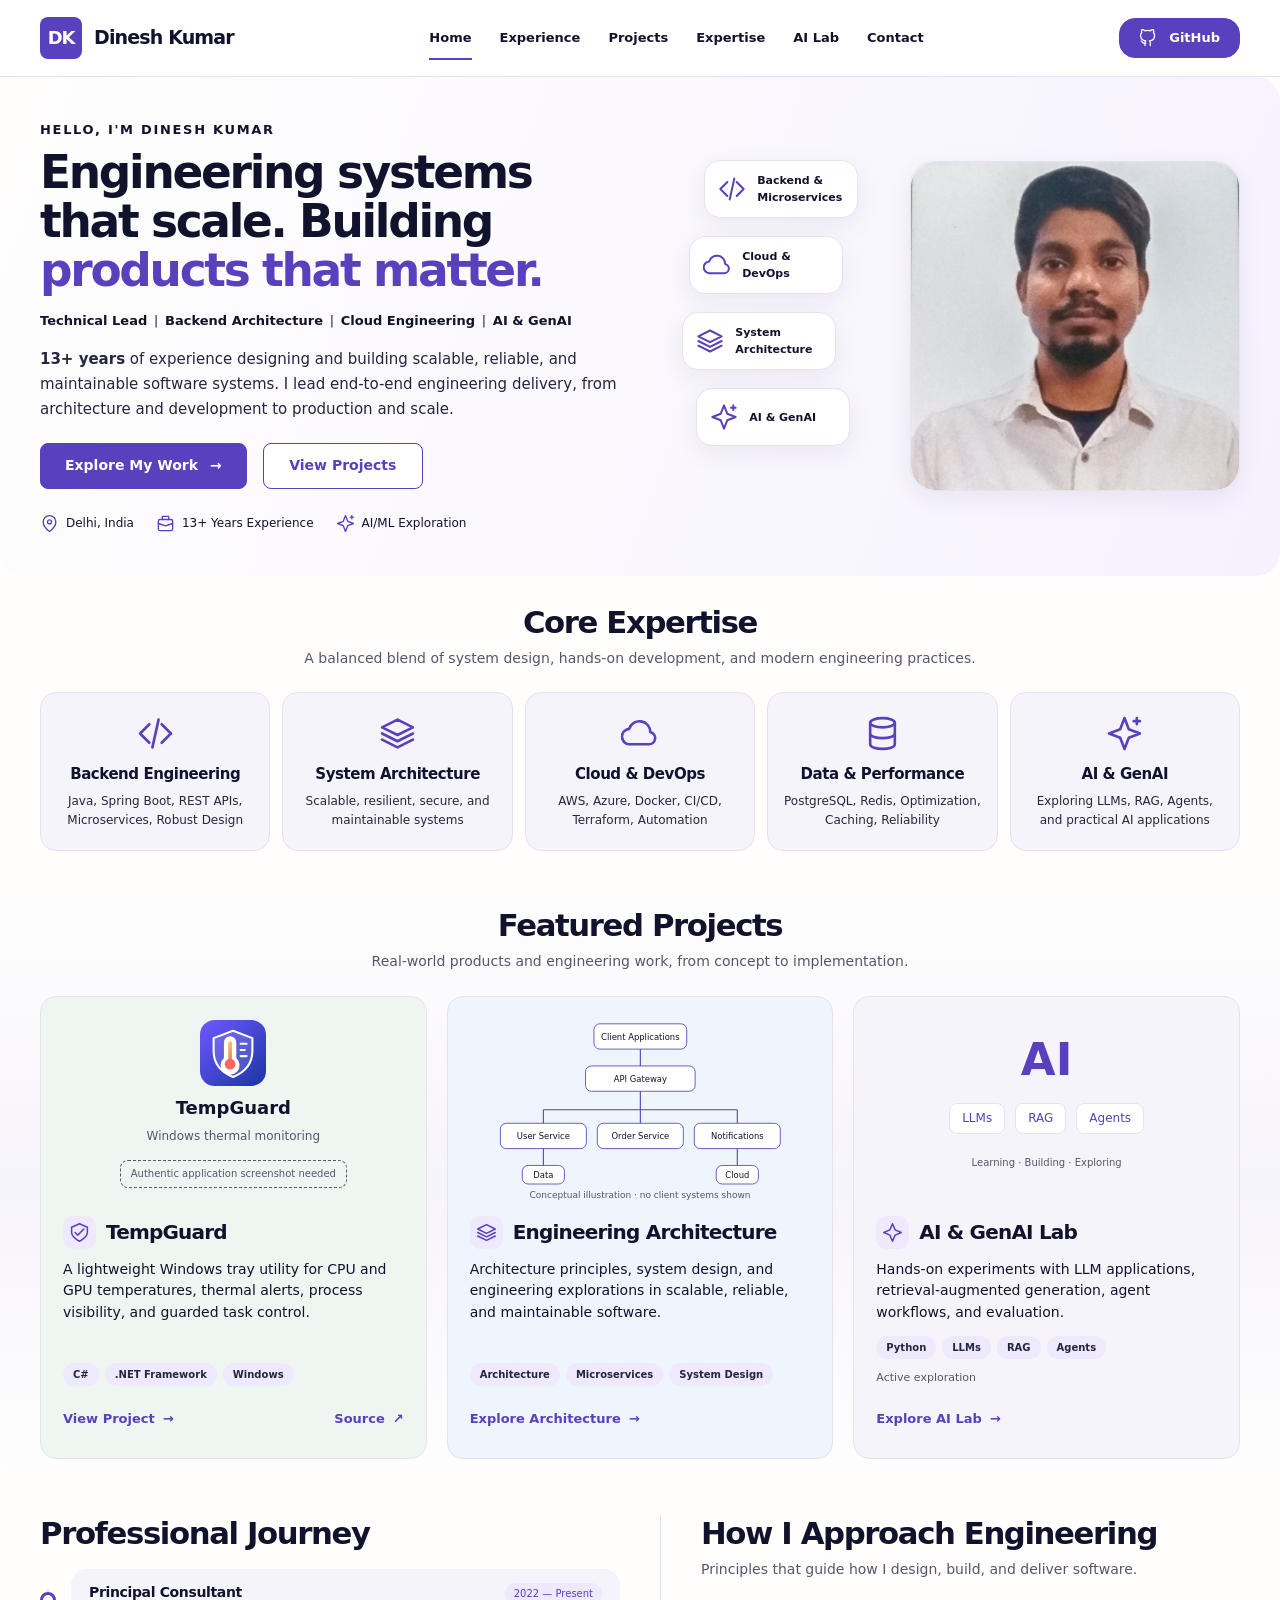
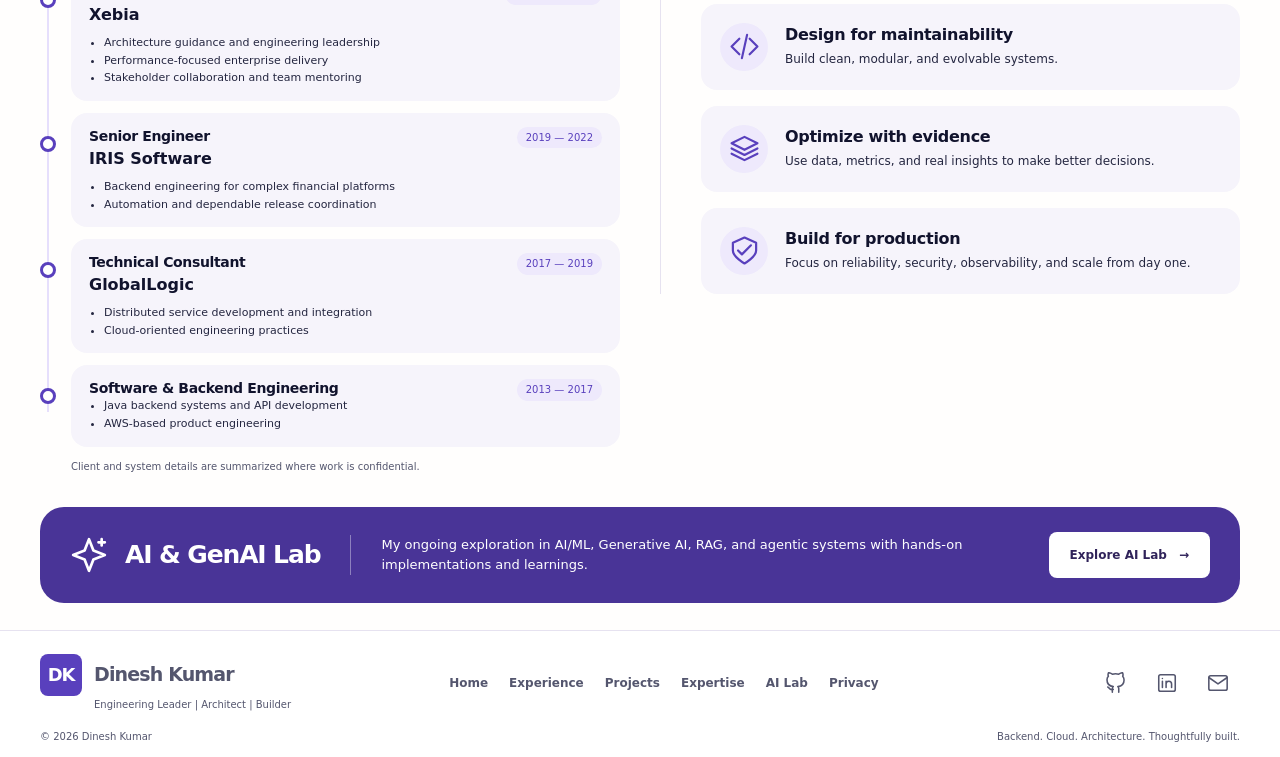
<file: index.html>
<!doctype html>
<html lang="en">
<head>
  <meta charset="utf-8">
  <meta name="viewport" content="width=device-width,initial-scale=1">
  <meta name="description" content="Dinesh Kumar is a Principal Consultant and technology leader with 13+ years of experience in backend engineering, distributed systems, cloud architecture, and performance engineering.">
  <meta name="theme-color" content="#ffffff">
  <meta property="og:type" content="website"><meta property="og:title" content="Dinesh Kumar | Principal Consultant & Technology Lead">
  <meta property="og:description" content="Architecting scalable systems and building reliable products across backend, cloud, and distributed platforms.">
  <meta property="og:url" content="https://2dineshkr.github.io/dinesh-kumar-profile/">
  <meta property="og:image" content="https://2dineshkr.github.io/dinesh-kumar-profile/assets/images/dinesh-kumar.jpg"><meta property="og:image:alt" content="Portrait of Dinesh Kumar">
  <meta name="twitter:card" content="summary_large_image"><link rel="canonical" href="https://2dineshkr.github.io/dinesh-kumar-profile/">
  <link rel="icon" href="favicon.svg" type="image/svg+xml"><title>Dinesh Kumar | Principal Consultant & Technology Lead</title>
  <link rel="stylesheet" href="assets/css/site.css"><link rel="stylesheet" href="assets/css/theme.css"><link rel="stylesheet" href="assets/css/home.css"><script src="assets/js/site.js" defer></script>
  <script type="application/ld+json">{"@context":"https://schema.org","@type":"Person","name":"Dinesh Kumar","jobTitle":"Principal Consultant and Technology Lead","url":"https://2dineshkr.github.io/dinesh-kumar-profile/","sameAs":["https://github.com/2dineshkr","https://www.linkedin.com/in/dinesh-kumar-374377212/"],"knowsAbout":["Java","Spring Boot","Distributed Systems","Cloud Architecture","Performance Engineering","Technical Leadership"]}</script>
</head>
<body class="portfolio-home">
<a class="skip-link" href="#main-content">Skip to content</a>
<div class="nav-shell" data-header><div class="wrap"><nav class="main-nav" aria-label="Primary navigation">
<a class="brand-lockup" href="#home" aria-label="Dinesh Kumar home"><span class="brand-mark" aria-hidden="true">DK</span><span><strong>Dinesh Kumar</strong></span></a>
<button class="menu-toggle" type="button" aria-expanded="false" aria-controls="primary-links"><span></span><span></span><span></span><span class="sr-only">Open navigation</span></button>
<div class="nav-links" id="primary-links"><a href="#home">Home</a><a href="#experience">Experience</a><a href="#projects">Projects</a><a href="#expertise">Expertise</a><a href="#ai-lab">AI Lab</a><a href="#contact">Contact</a></div><a class="btn primary nav-github" href="https://github.com/2dineshkr" target="_blank" rel="noopener noreferrer"><svg class="icon" viewBox="0 0 24 24" aria-hidden="true"><path d="M9 19c-4.3 1.3-4.3-2.2-6-2.7M15 22v-3.9c0-1.1-.4-1.8-1-2.2 3.3-.4 6.8-1.6 6.8-7.3 0-1.6-.6-2.9-1.5-3.9.2-.4.7-1.9-.1-3.8 0 0-1.3-.4-4.2 1.5a14 14 0 0 0-7 0C5.1.5 3.8.9 3.8.9 3 2.8 3.5 4.3 3.7 4.7a5.6 5.6 0 0 0-1.5 3.9c0 5.7 3.5 6.9 6.8 7.3-.6.4-1 1.3-1 2.5V22"/></svg> GitHub</a>
</nav></div></div>
<header class="portfolio-hero" id="home"><div class="wrap hero-grid"><div class="hero-intro">
<p class="hero-kicker">Hello, I'm Dinesh Kumar</p><h1>Engineering systems<br class="desktop-break"> that scale. Building <span>products that matter.</span></h1>
<p class="hero-title">Technical Lead <span aria-hidden="true">|</span> Backend Architecture <span aria-hidden="true">|</span> Cloud Engineering <span aria-hidden="true">|</span> AI &amp; GenAI</p>
<p class="hero-copy"><strong>13+ years</strong> of experience designing and building scalable, reliable, and maintainable software systems. I lead end-to-end engineering delivery, from architecture and development to production and scale.</p>
<div class="buttons"><a class="btn primary" href="#experience">Explore My Work <span aria-hidden="true">→</span></a><a class="btn secondary" href="#projects">View Projects</a></div>
<ul class="hero-highlights"><li><svg class="icon" viewBox="0 0 24 24" aria-hidden="true"><path d="M20 10c0 6-8 12-8 12S4 16 4 10a8 8 0 1 1 16 0Z"/><circle cx="12" cy="10" r="2.5"/></svg> Delhi, India</li><li><svg class="icon" viewBox="0 0 24 24" aria-hidden="true"><rect x="3" y="7" width="18" height="14" rx="2"/><path d="M8 7V3h8v4M3 12l9 3 9-3"/></svg> 13+ Years Experience</li><li><svg class="icon" viewBox="0 0 24 24" aria-hidden="true"><path d="m12 2 2.8 7.2L22 12l-7.2 2.8L12 22l-2.8-7.2L2 12l7.2-2.8ZM20 2v4m-2-2h4"/></svg> AI/ML Exploration</li></ul></div>
<div class="portrait-stage"><figure class="portrait-frame"><img src="assets/images/dinesh-kumar.jpg" width="512" height="512" alt="Dinesh Kumar, Principal Consultant and Technology Lead" fetchpriority="high"></figure>
<div class="portrait-badges"><div class="expertise-badge"><svg class="icon" viewBox="0 0 24 24" aria-hidden="true"><path d="m8 6-6 6 6 6m8-12 6 6-6 6M14 3l-4 18"/></svg><span>Backend &amp;<br> Microservices</span></div><div class="expertise-badge"><svg class="icon" viewBox="0 0 24 24" aria-hidden="true"><path d="M6 19h12a4 4 0 0 0 1-7.9A7 7 0 0 0 5.3 9 5 5 0 0 0 6 19Z"/></svg><span>Cloud &amp; DevOps</span></div><div class="expertise-badge"><svg class="icon" viewBox="0 0 24 24" aria-hidden="true"><path d="m12 3 10 5-10 5L2 8Zm-10 9 10 5 10-5M2 16l10 5 10-5"/></svg><span>System Architecture</span></div><div class="expertise-badge"><svg class="icon" viewBox="0 0 24 24" aria-hidden="true"><path d="m12 2 2.8 7.2L22 12l-7.2 2.8L12 22l-2.8-7.2L2 12l7.2-2.8ZM20 2v4m-2-2h4"/></svg><span>AI &amp; GenAI</span></div></div></div></div></header><main id="main-content"><section id="expertise" class="expertise-section"><span id="about" class="anchor-alias" aria-hidden="true"></span><div class="wrap"><div class="section-heading"><h2>Core Expertise</h2><p>A balanced blend of system design, hands-on development, and modern engineering practices.</p></div><div class="expertise-grid"><article class="expertise-card"><svg class="icon" viewBox="0 0 24 24" aria-hidden="true"><path d="m8 6-6 6 6 6m8-12 6 6-6 6M14 3l-4 18"/></svg><h3>Backend Engineering</h3><p>Java, Spring Boot, REST APIs, Microservices, Robust Design</p></article><article class="expertise-card"><svg class="icon" viewBox="0 0 24 24" aria-hidden="true"><path d="m12 3 10 5-10 5L2 8Zm-10 9 10 5 10-5M2 16l10 5 10-5"/></svg><h3>System Architecture</h3><p>Scalable, resilient, secure, and maintainable systems</p></article><article class="expertise-card"><svg class="icon" viewBox="0 0 24 24" aria-hidden="true"><path d="M6 19h12a4 4 0 0 0 1-7.9A7 7 0 0 0 5.3 9 5 5 0 0 0 6 19Z"/></svg><h3>Cloud &amp; DevOps</h3><p>AWS, Azure, Docker, CI/CD, Terraform, Automation</p></article><article class="expertise-card"><svg class="icon" viewBox="0 0 24 24" aria-hidden="true"><ellipse cx="12" cy="5" rx="8" ry="3"/><path d="M4 5v14c0 4 16 4 16 0V5M4 12c0 4 16 4 16 0"/></svg><h3>Data &amp; Performance</h3><p>PostgreSQL, Redis, Optimization, Caching, Reliability</p></article><article class="expertise-card"><svg class="icon" viewBox="0 0 24 24" aria-hidden="true"><path d="m12 2 2.8 7.2L22 12l-7.2 2.8L12 22l-2.8-7.2L2 12l7.2-2.8ZM20 2v4m-2-2h4"/></svg><h3>AI &amp; GenAI</h3><p>Exploring LLMs, RAG, Agents, and practical AI applications</p></article></div></div></section><section id="projects" class="projects-section"><div class="wrap"><div class="section-heading"><h2>Featured Projects</h2><p>Real-world products and engineering work, from concept to implementation.</p></div><div class="featured-projects">
<article class="feature-project tempguard-project"><div class="project-visual missing-preview"><img src="assets/images/tempguard-logo.svg" width="80" height="80" alt="TempGuard logo" loading="lazy"><strong>TempGuard</strong><span>Windows thermal monitoring</span><small>Authentic application screenshot needed</small></div><div class="project-content"><div class="project-heading"><span class="project-icon"><svg class="icon" viewBox="0 0 24 24" aria-hidden="true"><path d="m12 2 9 4v6c0 5-9 10-9 10S3 17 3 12V6Zm-5 10 3 3 7-7"/></svg></span><h3>TempGuard</h3></div><p>A lightweight Windows tray utility for CPU and GPU temperatures, thermal alerts, process visibility, and guarded task control.</p><div class="tag-list"><span>C#</span><span>.NET Framework</span><span>Windows</span></div><div class="project-actions"><a href="apps/tempguard/">View Project <span aria-hidden="true">→</span></a><a href="https://github.com/2dineshkr/TempGuard" target="_blank" rel="noopener noreferrer">Source <span aria-hidden="true">↗</span></a></div></div></article>
<article class="feature-project engineering-project"><figure class="project-visual architecture-preview"><svg viewBox="0 0 360 210" role="img" aria-label="Illustrative architecture: client apps connect to an API gateway, backend services, and data stores"><g class="diagram-lines"><path d="M180 44v20M180 92v24M65 116h230M65 116v16M180 116v16M295 116v16M65 160v22M295 160v22"/></g><g class="diagram-box"><rect x="125" y="14" width="110" height="30" rx="7"/><rect x="115" y="64" width="130" height="30" rx="7"/><rect x="14" y="132" width="102" height="30" rx="7"/><rect x="129" y="132" width="102" height="30" rx="7"/><rect x="244" y="132" width="102" height="30" rx="7"/><rect x="40" y="182" width="50" height="22" rx="7"/><rect x="270" y="182" width="50" height="22" rx="7"/></g><g class="diagram-text"><text x="180" y="33">Client Applications</text><text x="180" y="83">API Gateway</text><text x="65" y="151">User Service</text><text x="180" y="151">Order Service</text><text x="295" y="151">Notifications</text><text x="65" y="197">Data</text><text x="295" y="197">Cloud</text></g></svg><figcaption>Conceptual illustration · no client systems shown</figcaption></figure><div class="project-content"><div class="project-heading"><span class="project-icon"><svg class="icon" viewBox="0 0 24 24" aria-hidden="true"><path d="m12 3 10 5-10 5L2 8Zm-10 9 10 5 10-5M2 16l10 5 10-5"/></svg></span><h3>Engineering Architecture</h3></div><p>Architecture principles, system design, and engineering explorations in scalable, reliable, and maintainable software.</p><div class="tag-list"><span>Architecture</span><span>Microservices</span><span>System Design</span></div><div class="project-actions"><a href="projects/engineering/">Explore Architecture <span aria-hidden="true">→</span></a></div></div></article><article class="feature-project ai-project"><div class="project-visual lab-preview" aria-hidden="true"><span class="lab-core">AI</span><span class="lab-chip">LLMs</span><span class="lab-chip">RAG</span><span class="lab-chip">Agents</span><small>Learning · Building · Exploring</small></div><div class="project-content"><div class="project-heading"><span class="project-icon"><svg class="icon" viewBox="0 0 24 24" aria-hidden="true"><path d="m12 2 3 7 7 3-7 3-3 7-3-7-7-3 7-3Z"/></svg></span><h3>AI &amp; GenAI Lab</h3></div><p>Hands-on experiments with LLM applications, retrieval-augmented generation, agent workflows, and evaluation.</p><div class="tag-list"><span>Python</span><span>LLMs</span><span>RAG</span><span>Agents</span></div><p class="project-status">Active exploration</p><div class="project-actions"><a href="projects/ai/">Explore AI Lab <span aria-hidden="true">→</span></a></div></div></article></div></div></section>
<section id="experience" class="experience-section"><div class="wrap journey-layout"><div><h2>Professional Journey</h2><div class="experience-timeline"><article class="timeline-role"><div class="timeline-marker"></div><div class="role-period">2022 — Present</div><h3>Principal Consultant</h3><h4>Xebia</h4><ul><li>Architecture guidance and engineering leadership</li><li>Performance-focused enterprise delivery</li><li>Stakeholder collaboration and team mentoring</li></ul></article><article class="timeline-role"><div class="timeline-marker"></div><div class="role-period">2019 — 2022</div><h3>Senior Engineer</h3><h4>IRIS Software</h4><ul><li>Backend engineering for complex financial platforms</li><li>Automation and dependable release coordination</li></ul></article><article class="timeline-role"><div class="timeline-marker"></div><div class="role-period">2017 — 2019</div><h3>Technical Consultant</h3><h4>GlobalLogic</h4><ul><li>Distributed service development and integration</li><li>Cloud-oriented engineering practices</li></ul></article><article class="timeline-role"><div class="timeline-marker"></div><div class="role-period">2013 — 2017</div><h3>Software &amp; Backend Engineering</h3><ul><li>Java backend systems and API development</li><li>AWS-based product engineering</li></ul></article></div><p class="confidential-note">Client and system details are summarized where work is confidential.</p></div><div class="philosophy"><h2>How I Approach Engineering</h2><p class="section-description">Principles that guide how I design, build, and deliver software.</p><div class="principle-list"><article class="principle"><span><svg class="icon" viewBox="0 0 24 24" aria-hidden="true"><path d="m8 6-6 6 6 6m8-12 6 6-6 6M14 3l-4 18"/></svg></span><div><h3>Design for maintainability</h3><p>Build clean, modular, and evolvable systems.</p></div></article><article class="principle"><span><svg class="icon" viewBox="0 0 24 24" aria-hidden="true"><path d="m12 3 10 5-10 5L2 8Zm-10 9 10 5 10-5M2 16l10 5 10-5"/></svg></span><div><h3>Optimize with evidence</h3><p>Use data, metrics, and real insights to make better decisions.</p></div></article><article class="principle"><span><svg class="icon" viewBox="0 0 24 24" aria-hidden="true"><path d="m12 2 9 4v6c0 5-9 10-9 10S3 17 3 12V6Zm-5 10 3 3 7-7"/></svg></span><div><h3>Build for production</h3><p>Focus on reliability, security, observability, and scale from day one.</p></div></article></div></div></div></section><section id="ai-lab" class="ai-section"><div class="wrap ai-banner"><div class="ai-banner-title"><svg class="icon" viewBox="0 0 24 24" aria-hidden="true"><path d="m12 2 2.8 7.2L22 12l-7.2 2.8L12 22l-2.8-7.2L2 12l7.2-2.8ZM20 2v4m-2-2h4"/></svg><h2>AI &amp; GenAI Lab</h2></div><p>My ongoing exploration in AI/ML, Generative AI, RAG, and agentic systems with hands-on implementations and learnings.</p><a class="btn light" href="projects/ai/">Explore AI Lab <span aria-hidden="true">→</span></a></div></section></main>
<footer id="contact" class="portfolio-footer"><div class="wrap footer-main"><a class="brand-lockup" href="#home"><span class="brand-mark" aria-hidden="true">DK</span><span><strong>Dinesh Kumar</strong></span><small class="footer-tagline">Engineering Leader | Architect | Builder</small></a><nav class="footer-links" aria-label="Footer navigation"><a href="#home">Home</a><a href="#experience">Experience</a><a href="#projects">Projects</a><a href="#expertise">Expertise</a><a href="projects/ai/">AI Lab</a><a href="privacy.html">Privacy</a></nav><div class="social-links"><a href="https://github.com/2dineshkr" target="_blank" rel="noopener noreferrer" aria-label="Dinesh Kumar on GitHub"><svg class="icon" viewBox="0 0 24 24" aria-hidden="true"><path d="M9 19c-4.3 1.3-4.3-2.2-6-2.7M15 22v-3.9c0-1.1-.4-1.8-1-2.2 3.3-.4 6.8-1.6 6.8-7.3 0-1.6-.6-2.9-1.5-3.9.2-.4.7-1.9-.1-3.8 0 0-1.3-.4-4.2 1.5a14 14 0 0 0-7 0C5.1.5 3.8.9 3.8.9 3 2.8 3.5 4.3 3.7 4.7a5.6 5.6 0 0 0-1.5 3.9c0 5.7 3.5 6.9 6.8 7.3-.6.4-1 1.3-1 2.5V22"/></svg></a><a href="https://www.linkedin.com/in/dinesh-kumar-374377212/" target="_blank" rel="noopener noreferrer" aria-label="Dinesh Kumar on LinkedIn"><svg class="icon" viewBox="0 0 24 24" aria-hidden="true"><rect x="3" y="3" width="18" height="18" rx="2"/><path d="M7 10v7M7 7v.1M11 17v-7m0 3c0-4 6-4 6 0v4"/></svg></a><a href="mailto:2dineshkr@gmail.com" aria-label="Email Dinesh Kumar"><svg class="icon" viewBox="0 0 24 24" aria-hidden="true"><rect x="2" y="4" width="20" height="16" rx="2"/><path d="m2 6 10 7L22 6"/></svg></a></div></div><div class="wrap footer-bottom"><p>© 2026 Dinesh Kumar</p><p>Backend. Cloud. Architecture. Thoughtfully built.</p></div></footer></body></html>
</file>
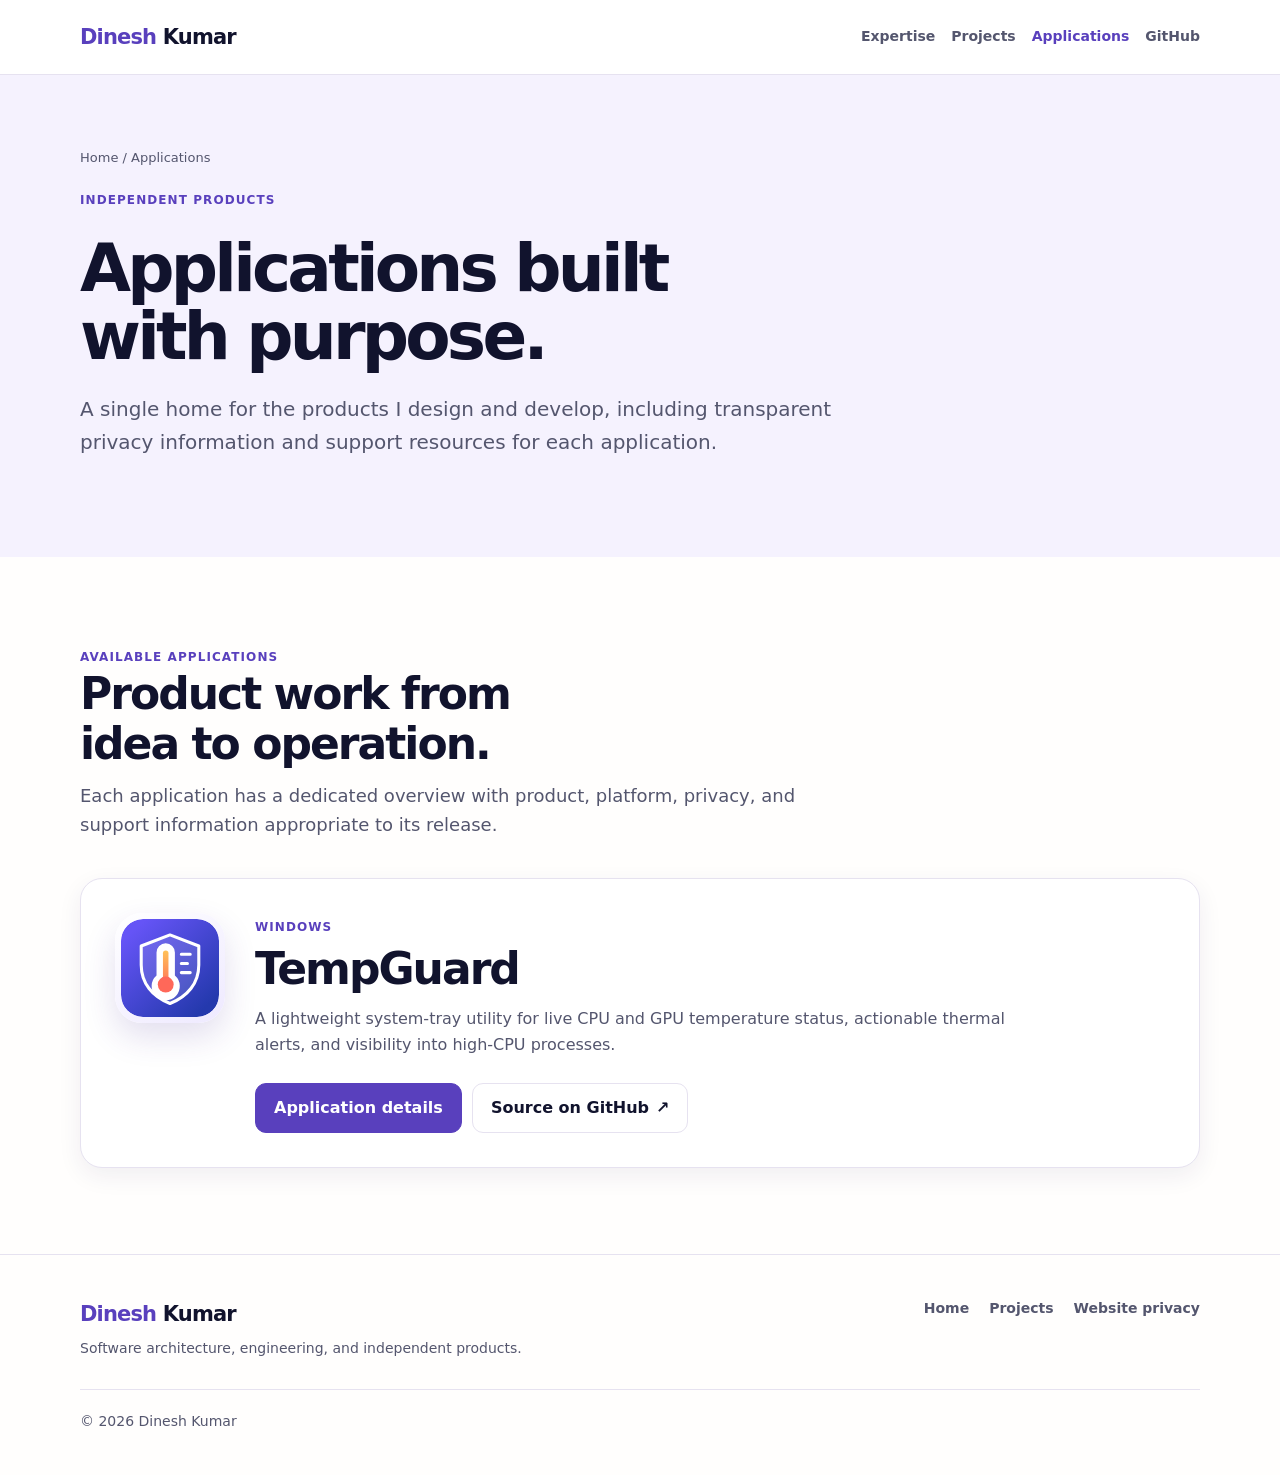
<file: apps/index.html>
<!doctype html>
<html lang="en">
<head>
  <meta charset="utf-8">
  <meta name="viewport" content="width=device-width,initial-scale=1">
  <meta name="description" content="Applications designed and developed by Dinesh Kumar, with product information, privacy policies, and support resources.">
  <meta property="og:type" content="website">
  <meta property="og:title" content="Applications | Dinesh Kumar">
  <meta property="og:description" content="Independent applications, product details, privacy policies, and support resources.">
  <link rel="canonical" href="https://2dineshkr.github.io/dinesh-kumar-profile/apps/">
  <link rel="icon" href="../favicon.svg" type="image/svg+xml">
  <title>Applications | Dinesh Kumar</title>
  <link rel="stylesheet" href="../assets/css/site.css"><link rel="stylesheet" href="../assets/css/theme.css">
</head>
<body>
<a class="skip-link" href="#main-content">Skip to content</a>
<div class="nav-shell"><div class="wrap"><nav aria-label="Primary navigation">
  <a class="brand" href="../"><span>Dinesh</span> Kumar</a>
  <div class="links"><a href="../#expertise">Expertise</a><a href="../projects/">Projects</a><a href="./" aria-current="page">Applications</a><a href="https://github.com/2dineshkr" target="_blank" rel="noopener noreferrer">GitHub</a></div>
</nav></div></div>
<header class="hero page-hero"><div class="wrap"><div class="breadcrumbs"><a href="../">Home</a> / Applications</div><span class="tag">Independent products</span><h1>Applications built with purpose.</h1><p class="hero-copy">A single home for the products I design and develop, including transparent privacy information and support resources for each application.</p></div></header>
<main id="main-content">
  <section><div class="wrap"><div class="section-head"><span class="tag">Available applications</span><h2>Product work from idea to operation.</h2><p>Each application has a dedicated overview with product, platform, privacy, and support information appropriate to its release.</p></div>
    <div class="app-list">
      <article class="app-card">
        <div class="app-logo-wrap"><img class="app-logo" src="../assets/images/tempguard-logo.svg" width="320" height="320" alt="TempGuard application logo" loading="lazy"></div>
        <div class="app-card-copy"><span class="tag">Windows</span><h2>TempGuard</h2><p>A lightweight system-tray utility for live CPU and GPU temperature status, actionable thermal alerts, and visibility into high-CPU processes.</p><div class="inline-links"><a class="btn primary" href="tempguard/">Application details</a><a class="btn" href="https://github.com/2dineshkr/TempGuard" target="_blank" rel="noopener noreferrer">Source on GitHub <span aria-hidden="true">↗</span></a></div></div>
      </article>
    </div>
  </div></section>
</main>
<footer><div class="wrap footer-grid"><div><a class="brand" href="../"><span>Dinesh</span> Kumar</a><p>Software architecture, engineering, and independent products.</p></div><div class="footer-links"><a href="../">Home</a><a href="../projects/">Projects</a><a href="../privacy.html">Website privacy</a></div><p class="copyright">© 2026 Dinesh Kumar</p></div></footer>
</body>
</html>
</file>
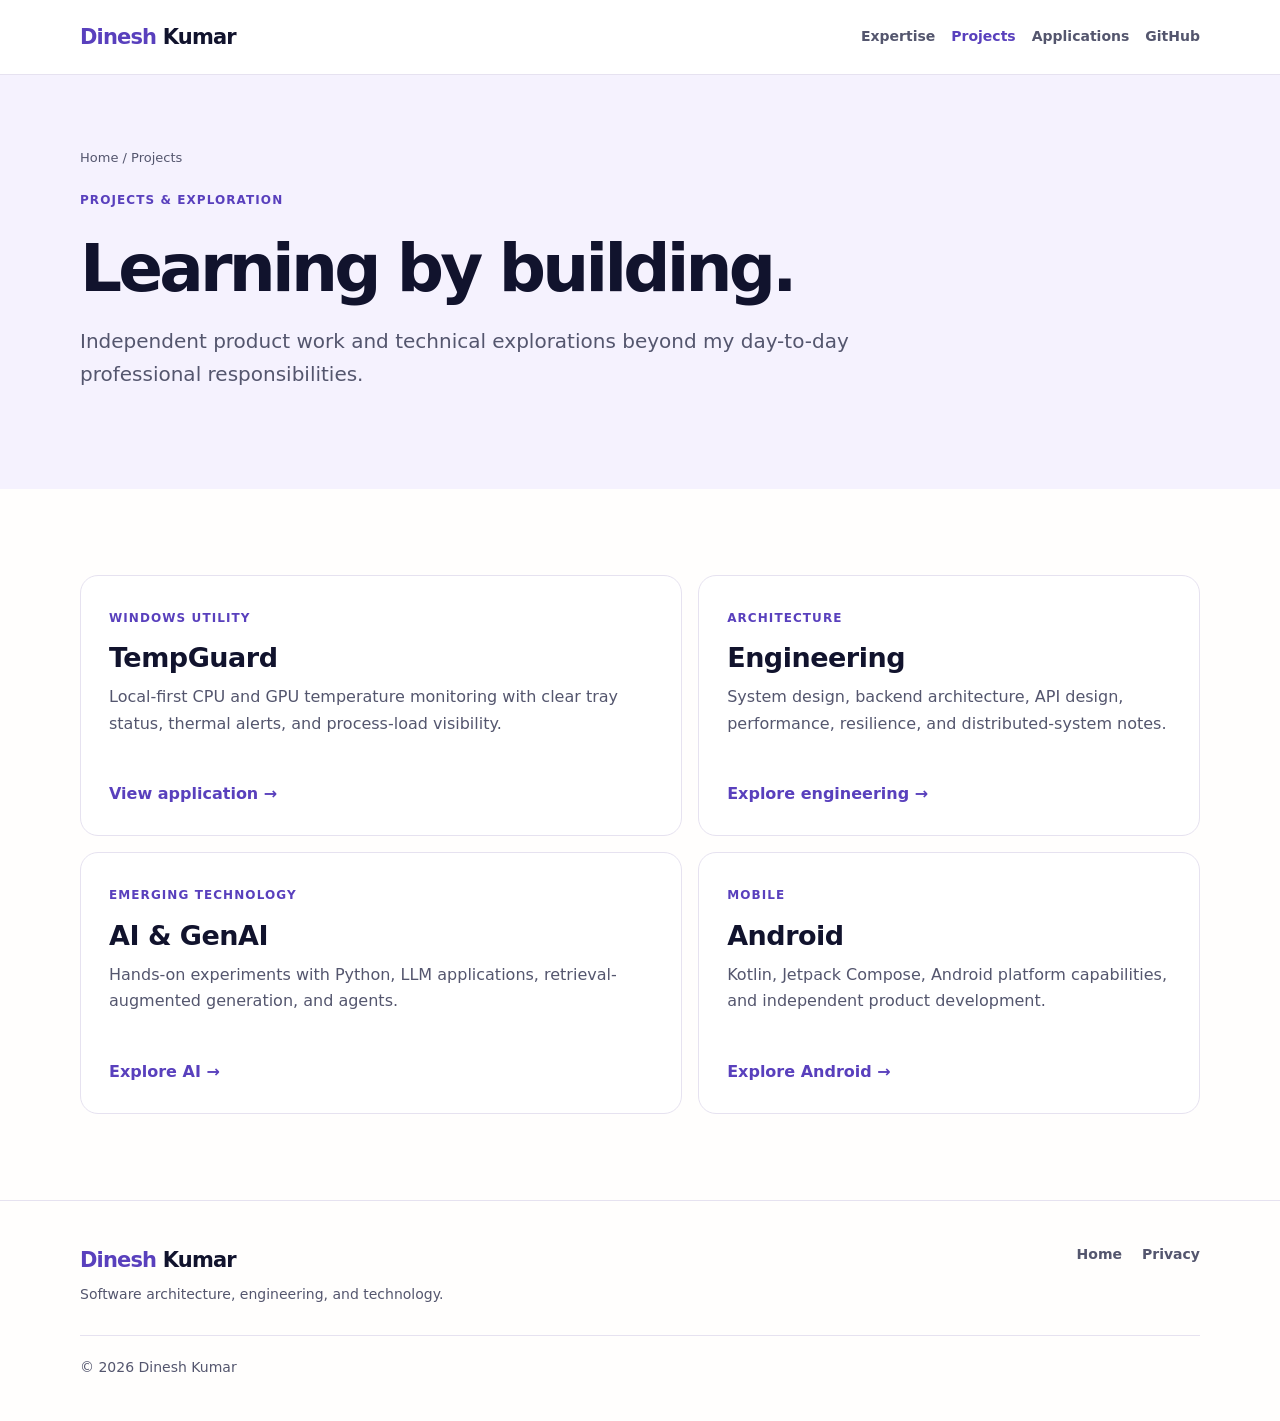
<file: projects/index.html>
<!doctype html>
<html lang="en">
<head>
  <meta charset="utf-8"><meta name="viewport" content="width=device-width,initial-scale=1">
  <meta name="description" content="Independent Windows, Android, applied AI, and software engineering projects by Dinesh Kumar.">
  <meta property="og:type" content="website"><meta property="og:title" content="Projects | Dinesh Kumar"><meta property="og:description" content="Independent product work and hands-on technology explorations.">
  <link rel="canonical" href="https://2dineshkr.github.io/dinesh-kumar-profile/projects/">
  <link rel="icon" href="../favicon.svg" type="image/svg+xml"><title>Projects | Dinesh Kumar</title><link rel="stylesheet" href="../assets/css/site.css"><link rel="stylesheet" href="../assets/css/theme.css">
</head>
<body>
<a class="skip-link" href="#main-content">Skip to content</a>
<div class="nav-shell"><div class="wrap"><nav aria-label="Primary navigation"><a class="brand" href="../"><span>Dinesh</span> Kumar</a><div class="links"><a href="../#expertise">Expertise</a><a href="./" aria-current="page">Projects</a><a href="../apps/">Applications</a><a href="https://github.com/2dineshkr" target="_blank" rel="noopener noreferrer">GitHub</a></div></nav></div></div>
<header class="hero page-hero"><div class="wrap"><div class="breadcrumbs"><a href="../">Home</a> / Projects</div><span class="tag">Projects & exploration</span><h1>Learning by building.</h1><p class="hero-copy">Independent product work and technical explorations beyond my day-to-day professional responsibilities.</p></div></header>
<main id="main-content"><section><div class="wrap"><div class="project-grid">
  <a class="project-card" href="../apps/tempguard/"><div><span class="tag">Windows utility</span><h3>TempGuard</h3><p>Local-first CPU and GPU temperature monitoring with clear tray status, thermal alerts, and process-load visibility.</p></div><span class="project-link">View application <span aria-hidden="true">→</span></span></a>
  <a class="project-card" href="engineering/"><div><span class="tag">Architecture</span><h3>Engineering</h3><p>System design, backend architecture, API design, performance, resilience, and distributed-system notes.</p></div><span class="project-link">Explore engineering <span aria-hidden="true">→</span></span></a>
  <a class="project-card" href="ai/"><div><span class="tag">Emerging technology</span><h3>AI & GenAI</h3><p>Hands-on experiments with Python, LLM applications, retrieval-augmented generation, and agents.</p></div><span class="project-link">Explore AI <span aria-hidden="true">→</span></span></a>
  <a class="project-card" href="android/"><div><span class="tag">Mobile</span><h3>Android</h3><p>Kotlin, Jetpack Compose, Android platform capabilities, and independent product development.</p></div><span class="project-link">Explore Android <span aria-hidden="true">→</span></span></a>
</div></div></section></main>
<footer><div class="wrap footer-grid"><div><a class="brand" href="../"><span>Dinesh</span> Kumar</a><p>Software architecture, engineering, and technology.</p></div><div class="footer-links"><a href="../">Home</a><a href="../privacy.html">Privacy</a></div><p class="copyright">© 2026 Dinesh Kumar</p></div></footer>
</body></html>
</file>
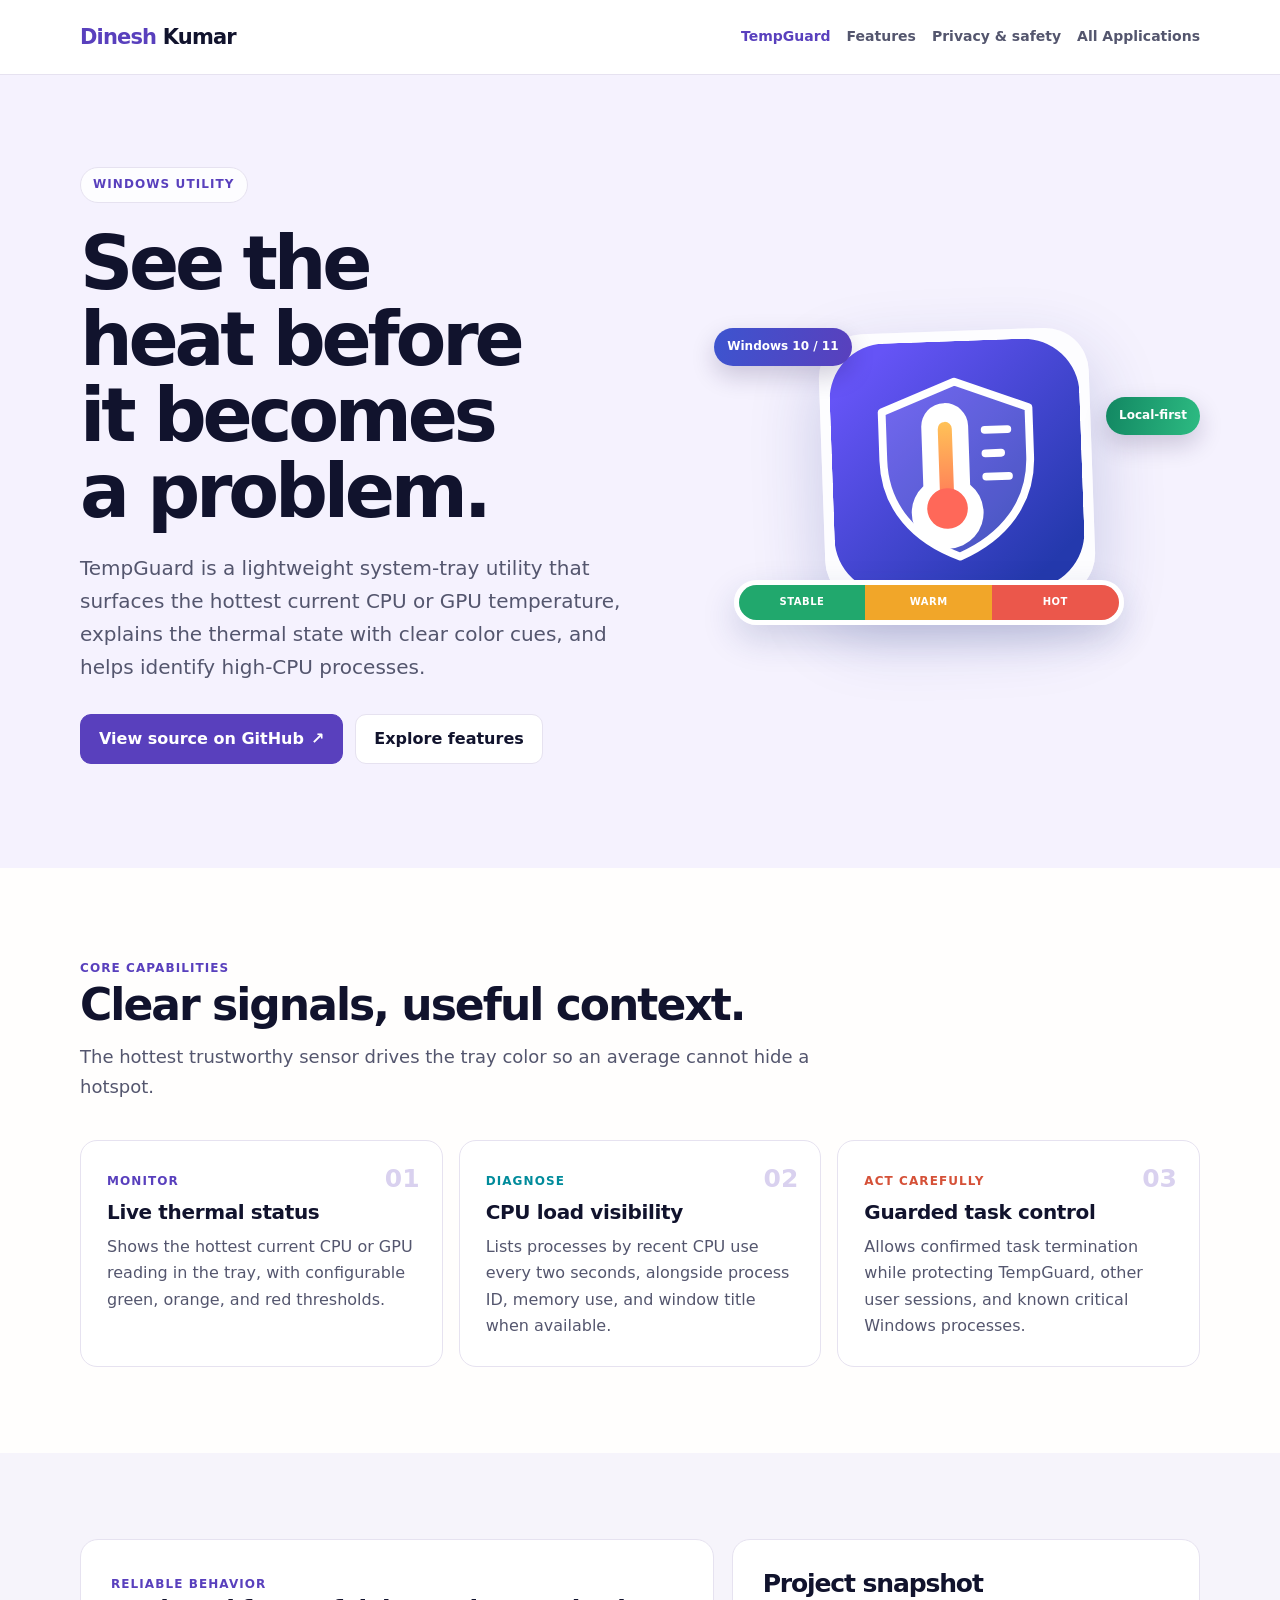
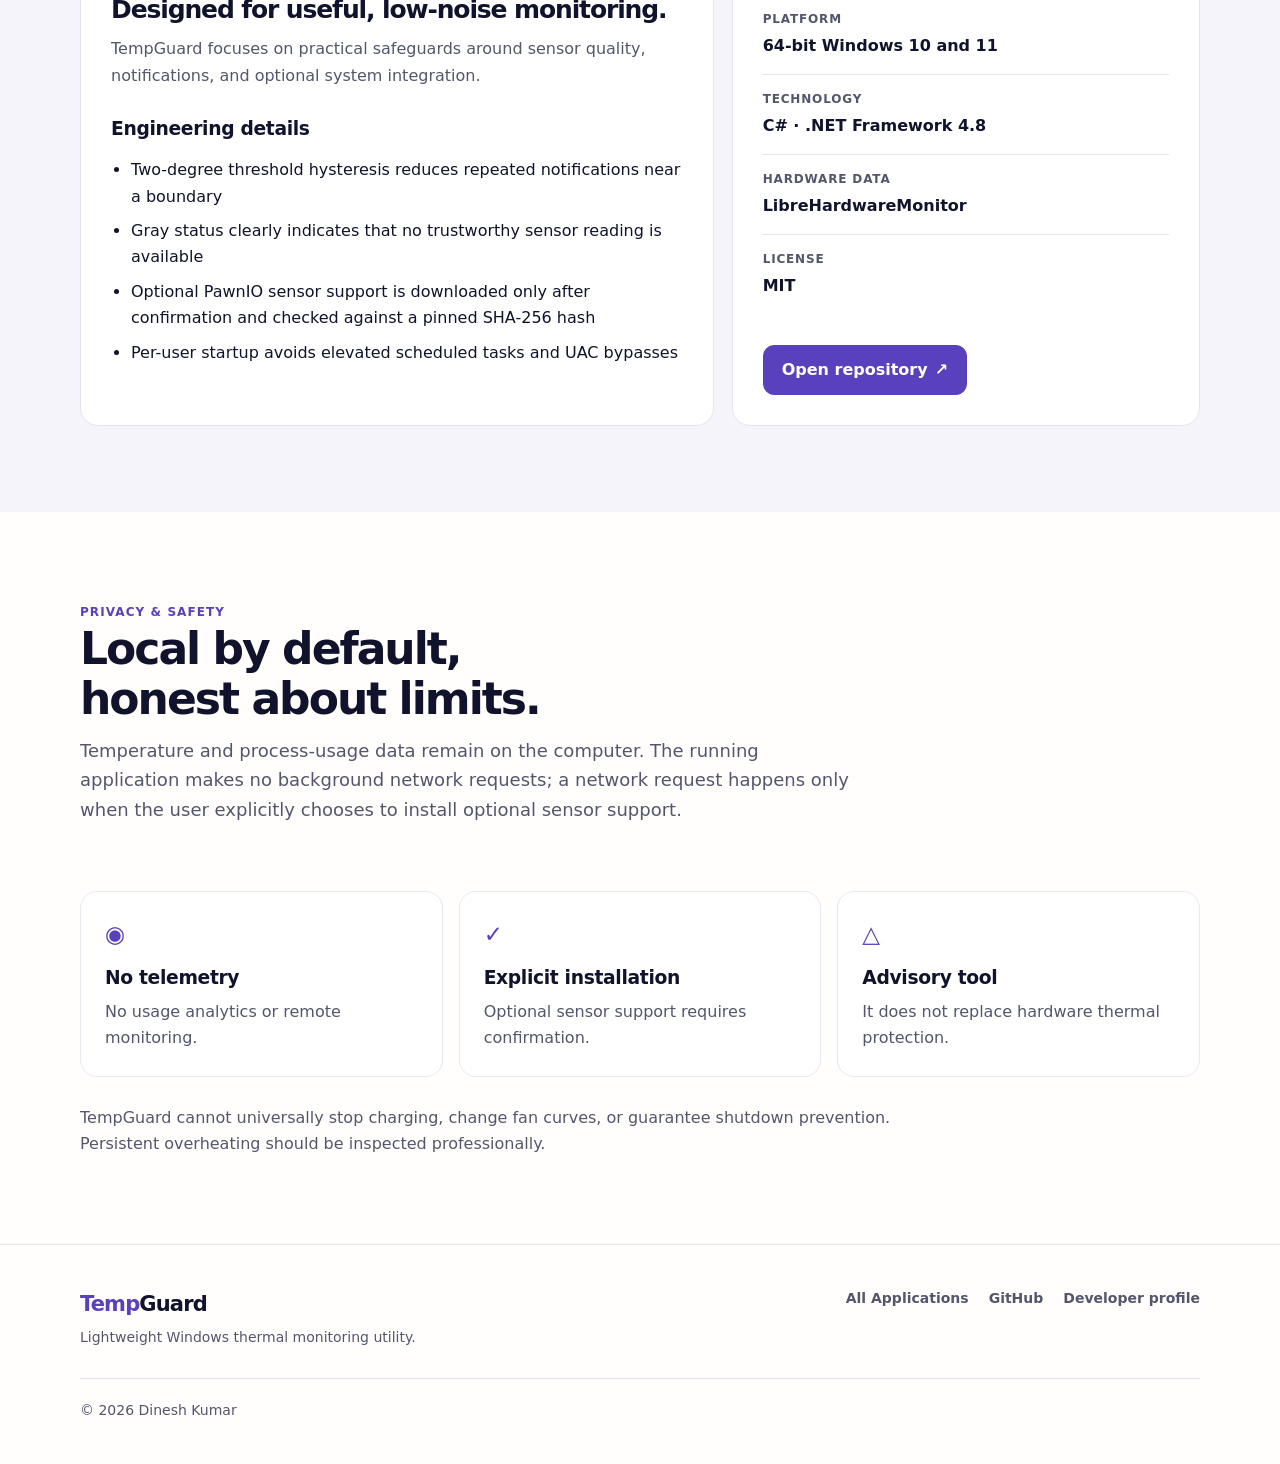
<file: apps/tempguard/index.html>
<!doctype html>
<html lang="en">
<head>
  <meta charset="utf-8">
  <meta name="viewport" content="width=device-width,initial-scale=1">
  <meta name="description" content="TempGuard is a lightweight Windows tray utility by Dinesh Kumar for monitoring CPU and GPU temperatures and finding high-CPU processes.">
  <meta property="og:type" content="website">
  <meta property="og:title" content="TempGuard | Windows utility by Dinesh Kumar">
  <meta property="og:description" content="At-a-glance thermal monitoring, CPU load visibility, and privacy-conscious local operation for Windows 10 and 11.">
  <meta property="og:image" content="https://2dineshkr.github.io/dinesh-kumar-profile/assets/images/tempguard-logo.svg">
  <link rel="canonical" href="https://2dineshkr.github.io/dinesh-kumar-profile/apps/tempguard/">
  <link rel="icon" href="../../favicon.svg" type="image/svg+xml">
  <title>TempGuard | Dinesh Kumar</title>
  <link rel="stylesheet" href="../../assets/css/site.css"><link rel="stylesheet" href="../../assets/css/theme.css">
</head>
<body>
<a class="skip-link" href="#main-content">Skip to content</a>
<div class="nav-shell"><div class="wrap"><nav aria-label="TempGuard navigation"><a class="brand" href="../../"><span>Dinesh</span> Kumar</a><div class="links"><a href="./" aria-current="page">TempGuard</a><a href="#features">Features</a><a href="#privacy">Privacy &amp; safety</a><a href="../">All Applications</a></div></nav></div></div>
<header class="hero tempguard-hero"><div class="wrap hero-grid">
  <div><span class="eyebrow">Windows utility</span><h1>See the heat before it becomes a problem.</h1><p class="hero-copy">TempGuard is a lightweight system-tray utility that surfaces the hottest current CPU or GPU temperature, explains the thermal state with clear color cues, and helps identify high-CPU processes.</p><div class="buttons"><a class="btn primary" href="https://github.com/2dineshkr/TempGuard" target="_blank" rel="noopener noreferrer">View source on GitHub <span aria-hidden="true">↗</span></a><a class="btn" href="#features">Explore features</a></div></div>
  <div class="tempguard-visual" aria-label="TempGuard thermal status illustration"><div class="tempguard-logo-hero"><img src="../../assets/images/tempguard-logo.svg" width="320" height="320" alt="TempGuard thermometer and shield logo" fetchpriority="high"></div><div class="thermal-scale" aria-hidden="true"><span class="thermal-stable">Stable</span><span class="thermal-warm">Warm</span><span class="thermal-hot">Hot</span></div><span class="app-visual-pill tempguard-platform">Windows 10 / 11</span><span class="app-visual-pill tempguard-local">Local-first</span></div>
</div></header>
<main id="main-content">
  <section id="features"><div class="wrap"><div class="section-head"><span class="tag">Core capabilities</span><h2>Clear signals, useful context.</h2><p>The hottest trustworthy sensor drives the tray color so an average cannot hide a hotspot.</p></div><div class="grid">
    <article class="card"><span class="card-number">01</span><span class="tag">Monitor</span><h3>Live thermal status</h3><p>Shows the hottest current CPU or GPU reading in the tray, with configurable green, orange, and red thresholds.</p></article>
    <article class="card"><span class="card-number">02</span><span class="tag">Diagnose</span><h3>CPU load visibility</h3><p>Lists processes by recent CPU use every two seconds, alongside process ID, memory use, and window title when available.</p></article>
    <article class="card"><span class="card-number">03</span><span class="tag">Act carefully</span><h3>Guarded task control</h3><p>Allows confirmed task termination while protecting TempGuard, other user sessions, and known critical Windows processes.</p></article>
  </div></div></section>
  <section class="soft"><div class="wrap"><div class="case-study"><article class="case-main"><span class="tag">Reliable behavior</span><h2>Designed for useful, low-noise monitoring.</h2><p class="muted">TempGuard focuses on practical safeguards around sensor quality, notifications, and optional system integration.</p><h3>Engineering details</h3><ul class="case-list"><li>Two-degree threshold hysteresis reduces repeated notifications near a boundary</li><li>Gray status clearly indicates that no trustworthy sensor reading is available</li><li>Optional PawnIO sensor support is downloaded only after confirmation and checked against a pinned SHA-256 hash</li><li>Per-user startup avoids elevated scheduled tasks and UAC bypasses</li></ul></article><aside class="case-side"><h2>Project snapshot</h2><dl class="definition-list"><div><dt>Platform</dt><dd>64-bit Windows 10 and 11</dd></div><div><dt>Technology</dt><dd>C# · .NET Framework 4.8</dd></div><div><dt>Hardware data</dt><dd>LibreHardwareMonitor</dd></div><div><dt>License</dt><dd>MIT</dd></div></dl><div class="buttons"><a class="btn primary" href="https://github.com/2dineshkr/TempGuard" target="_blank" rel="noopener noreferrer">Open repository <span aria-hidden="true">↗</span></a></div></aside></div></div></section>
  <section id="privacy"><div class="wrap"><div class="section-head"><span class="tag">Privacy &amp; safety</span><h2>Local by default, honest about limits.</h2><p>Temperature and process-usage data remain on the computer. The running application makes no background network requests; a network request happens only when the user explicitly chooses to install optional sensor support.</p></div><div class="privacy-highlights"><article class="privacy-highlight"><span aria-hidden="true">◉</span><h3>No telemetry</h3><p>No usage analytics or remote monitoring.</p></article><article class="privacy-highlight"><span aria-hidden="true">✓</span><h3>Explicit installation</h3><p>Optional sensor support requires confirmation.</p></article><article class="privacy-highlight"><span aria-hidden="true">△</span><h3>Advisory tool</h3><p>It does not replace hardware thermal protection.</p></article></div><p class="muted tempguard-note">TempGuard cannot universally stop charging, change fan curves, or guarantee shutdown prevention. Persistent overheating should be inspected professionally.</p></div></section>
</main>
<footer><div class="wrap footer-grid"><div><a class="brand" href="./"><span>Temp</span>Guard</a><p>Lightweight Windows thermal monitoring utility.</p></div><div class="footer-links"><a href="../">All Applications</a><a href="https://github.com/2dineshkr/TempGuard" target="_blank" rel="noopener noreferrer">GitHub</a><a href="../../">Developer profile</a></div><p class="copyright">© 2026 Dinesh Kumar</p></div></footer>
</body>
</html>
</file>
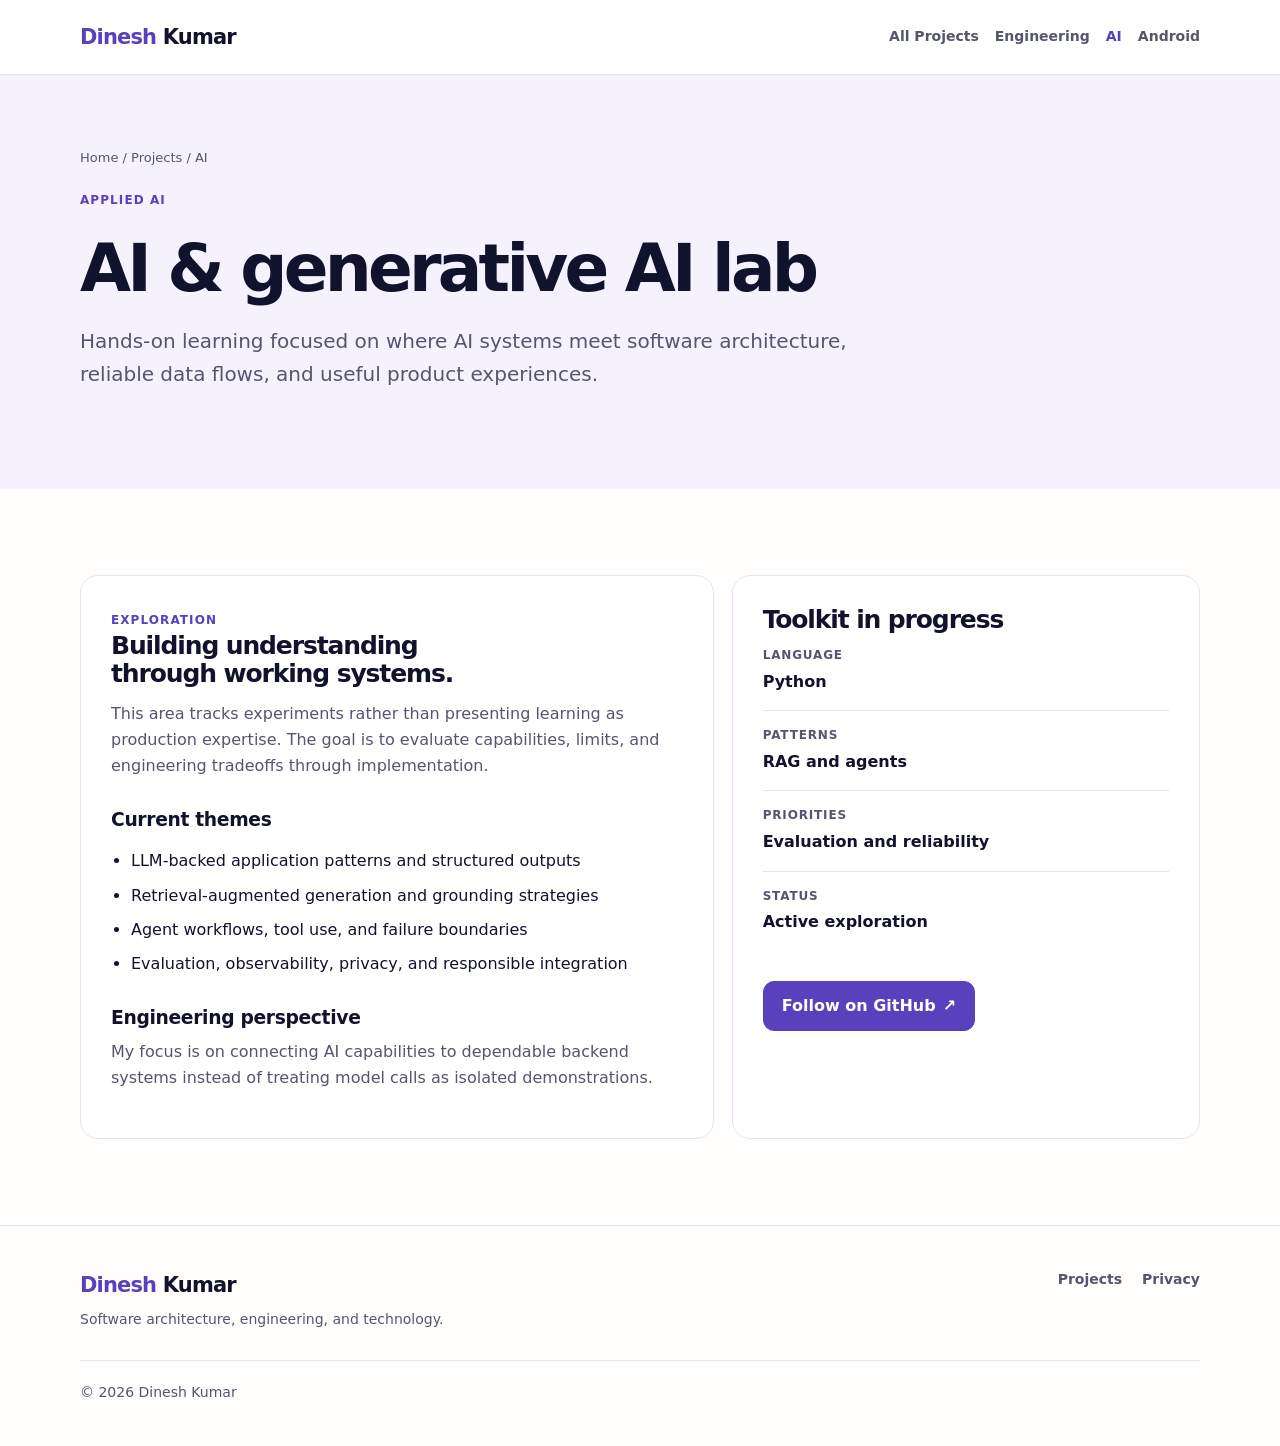
<file: projects/ai/index.html>
<!doctype html>
<html lang="en"><head><meta charset="utf-8"><meta name="viewport" content="width=device-width,initial-scale=1"><meta name="description" content="Applied AI and generative AI explorations by Dinesh Kumar."><link rel="canonical" href="https://2dineshkr.github.io/dinesh-kumar-profile/projects/ai/"><link rel="icon" href="../../favicon.svg" type="image/svg+xml"><title>AI & Generative AI Projects | Dinesh Kumar</title><link rel="stylesheet" href="../../assets/css/site.css"><link rel="stylesheet" href="../../assets/css/theme.css"></head>
<body><a class="skip-link" href="#main-content">Skip to content</a><div class="nav-shell"><div class="wrap"><nav aria-label="Primary navigation"><a class="brand" href="../../"><span>Dinesh</span> Kumar</a><div class="links"><a href="../">All Projects</a><a href="../engineering/">Engineering</a><a href="./" aria-current="page">AI</a><a href="../android/">Android</a></div></nav></div></div>
<header class="hero page-hero"><div class="wrap"><div class="breadcrumbs"><a href="../../">Home</a> / <a href="../">Projects</a> / AI</div><span class="tag">Applied AI</span><h1>AI & generative AI lab</h1><p class="hero-copy">Hands-on learning focused on where AI systems meet software architecture, reliable data flows, and useful product experiences.</p></div></header>
<main id="main-content"><section><div class="wrap"><div class="case-study"><article class="case-main"><span class="tag">Exploration</span><h2>Building understanding through working systems.</h2><p class="muted">This area tracks experiments rather than presenting learning as production expertise. The goal is to evaluate capabilities, limits, and engineering tradeoffs through implementation.</p><h3>Current themes</h3><ul class="case-list"><li>LLM-backed application patterns and structured outputs</li><li>Retrieval-augmented generation and grounding strategies</li><li>Agent workflows, tool use, and failure boundaries</li><li>Evaluation, observability, privacy, and responsible integration</li></ul><h3>Engineering perspective</h3><p class="muted">My focus is on connecting AI capabilities to dependable backend systems instead of treating model calls as isolated demonstrations.</p></article><aside class="case-side"><h2>Toolkit in progress</h2><dl class="definition-list"><div><dt>Language</dt><dd>Python</dd></div><div><dt>Patterns</dt><dd>RAG and agents</dd></div><div><dt>Priorities</dt><dd>Evaluation and reliability</dd></div><div><dt>Status</dt><dd>Active exploration</dd></div></dl><div class="buttons"><a class="btn primary" href="https://github.com/2dineshkr" target="_blank" rel="noopener noreferrer">Follow on GitHub <span aria-hidden="true">↗</span></a></div></aside></div></div></section></main>
<footer><div class="wrap footer-grid"><div><a class="brand" href="../../"><span>Dinesh</span> Kumar</a><p>Software architecture, engineering, and technology.</p></div><div class="footer-links"><a href="../">Projects</a><a href="../../privacy.html">Privacy</a></div><p class="copyright">© 2026 Dinesh Kumar</p></div></footer></body></html>
</file>
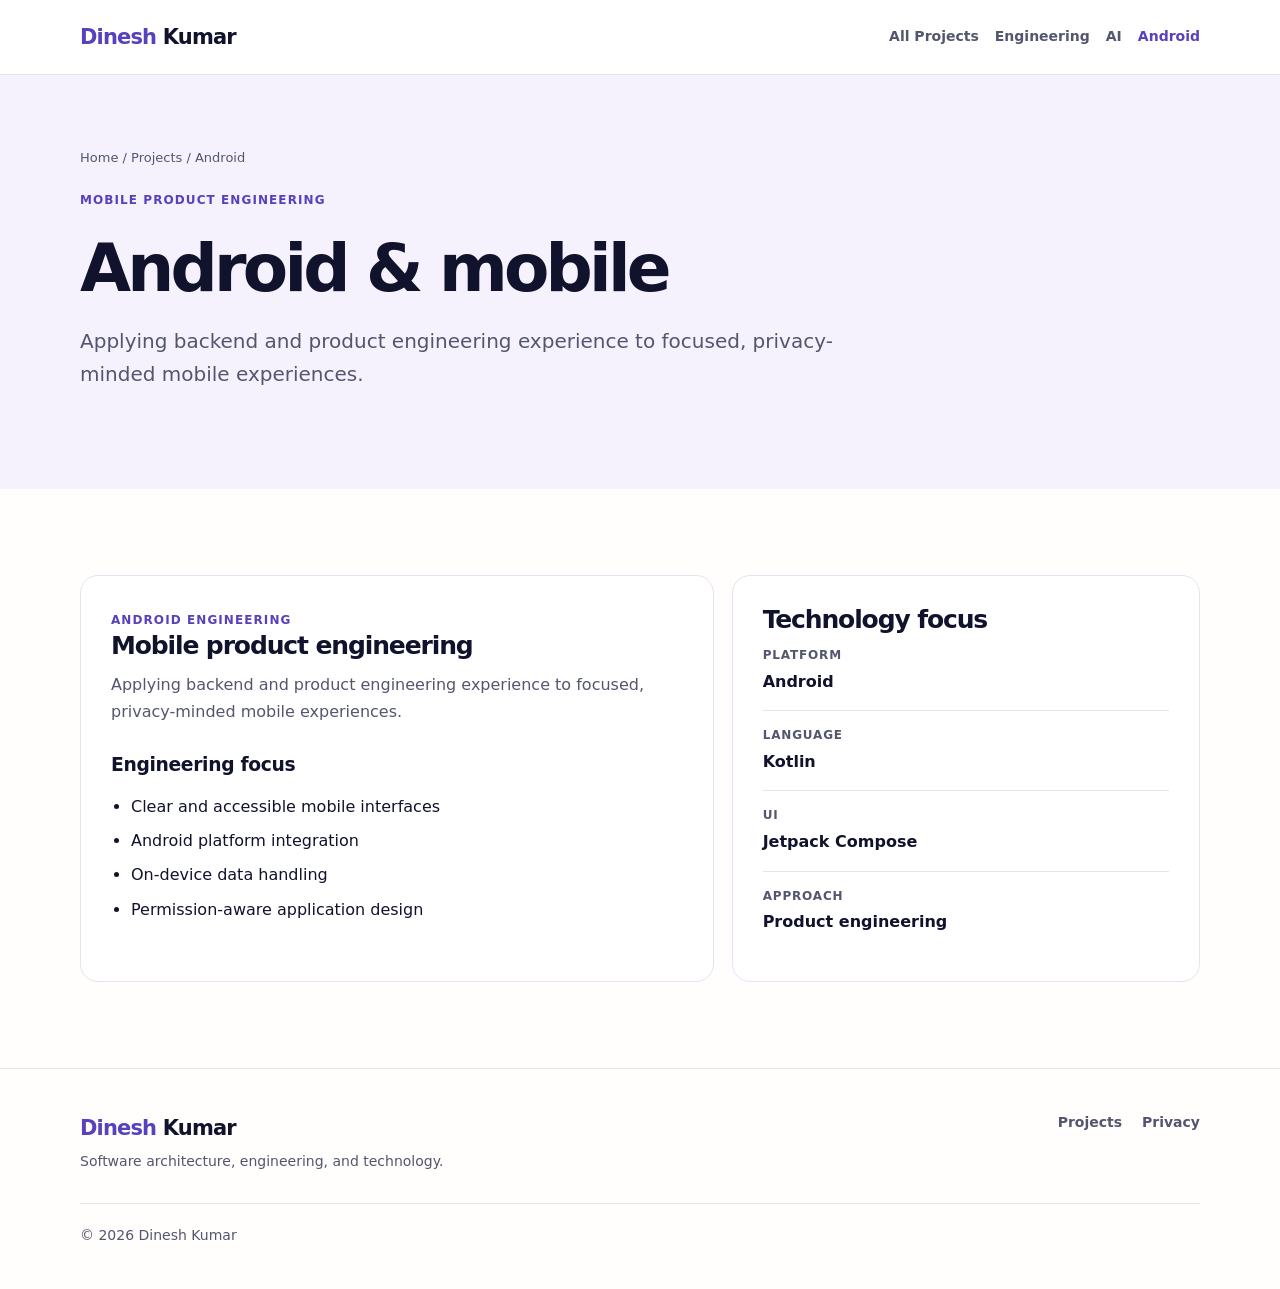
<file: projects/android/index.html>
<!doctype html>
<html lang="en"><head><meta charset="utf-8"><meta name="viewport" content="width=device-width,initial-scale=1"><meta name="description" content="Android and mobile product development explorations by Dinesh Kumar."><link rel="canonical" href="https://2dineshkr.github.io/dinesh-kumar-profile/projects/android/"><link rel="icon" href="../../favicon.svg" type="image/svg+xml"><title>Android & Mobile Projects | Dinesh Kumar</title><link rel="stylesheet" href="../../assets/css/site.css"><link rel="stylesheet" href="../../assets/css/theme.css"></head>
<body><a class="skip-link" href="#main-content">Skip to content</a><div class="nav-shell"><div class="wrap"><nav aria-label="Primary navigation"><a class="brand" href="../../"><span>Dinesh</span> Kumar</a><div class="links"><a href="../">All Projects</a><a href="../engineering/">Engineering</a><a href="../ai/">AI</a><a href="./" aria-current="page">Android</a></div></nav></div></div>
<header class="hero page-hero"><div class="wrap"><div class="breadcrumbs"><a href="../../">Home</a> / <a href="../">Projects</a> / Android</div><span class="tag">Mobile product engineering</span><h1>Android & mobile</h1><p class="hero-copy">Applying backend and product engineering experience to focused, privacy-minded mobile experiences.</p></div></header>
<main id="main-content"><section><div class="wrap"><div class="case-study"><article class="case-main"><span class="tag">Android engineering</span><h2>Mobile product engineering</h2><p class="muted">Applying backend and product engineering experience to focused, privacy-minded mobile experiences.</p><h3>Engineering focus</h3><ul class="case-list"><li>Clear and accessible mobile interfaces</li><li>Android platform integration</li><li>On-device data handling</li><li>Permission-aware application design</li></ul></article><aside class="case-side"><h2>Technology focus</h2><dl class="definition-list"><div><dt>Platform</dt><dd>Android</dd></div><div><dt>Language</dt><dd>Kotlin</dd></div><div><dt>UI</dt><dd>Jetpack Compose</dd></div><div><dt>Approach</dt><dd>Product engineering</dd></div></dl></aside></div></div></section></main>
<footer><div class="wrap footer-grid"><div><a class="brand" href="../../"><span>Dinesh</span> Kumar</a><p>Software architecture, engineering, and technology.</p></div><div class="footer-links"><a href="../">Projects</a><a href="../../privacy.html">Privacy</a></div><p class="copyright">© 2026 Dinesh Kumar</p></div></footer></body></html>
</file>
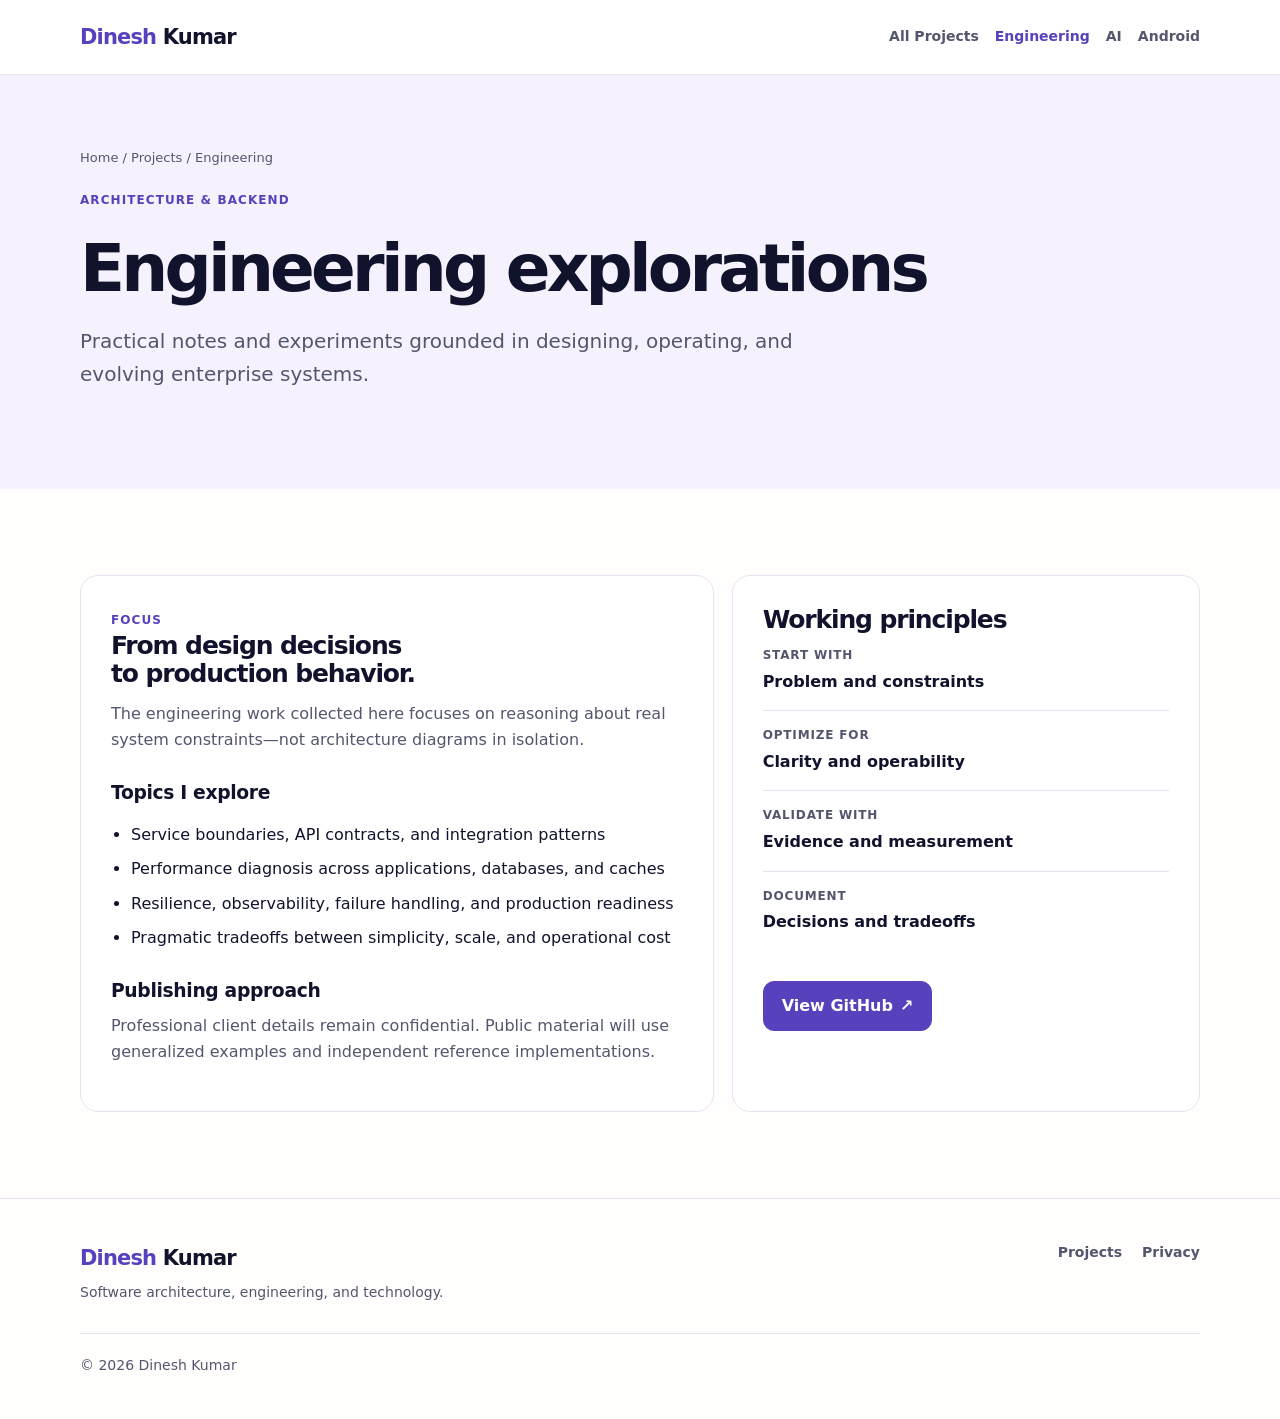
<file: projects/engineering/index.html>
<!doctype html>
<html lang="en"><head><meta charset="utf-8"><meta name="viewport" content="width=device-width,initial-scale=1"><meta name="description" content="Software architecture and backend engineering explorations by Dinesh Kumar."><link rel="canonical" href="https://2dineshkr.github.io/dinesh-kumar-profile/projects/engineering/"><link rel="icon" href="../../favicon.svg" type="image/svg+xml"><title>Engineering Projects | Dinesh Kumar</title><link rel="stylesheet" href="../../assets/css/site.css"><link rel="stylesheet" href="../../assets/css/theme.css"></head>
<body><a class="skip-link" href="#main-content">Skip to content</a><div class="nav-shell"><div class="wrap"><nav aria-label="Primary navigation"><a class="brand" href="../../"><span>Dinesh</span> Kumar</a><div class="links"><a href="../">All Projects</a><a href="./" aria-current="page">Engineering</a><a href="../ai/">AI</a><a href="../android/">Android</a></div></nav></div></div>
<header class="hero page-hero"><div class="wrap"><div class="breadcrumbs"><a href="../../">Home</a> / <a href="../">Projects</a> / Engineering</div><span class="tag">Architecture & backend</span><h1>Engineering explorations</h1><p class="hero-copy">Practical notes and experiments grounded in designing, operating, and evolving enterprise systems.</p></div></header>
<main id="main-content"><section><div class="wrap"><div class="case-study"><article class="case-main"><span class="tag">Focus</span><h2>From design decisions to production behavior.</h2><p class="muted">The engineering work collected here focuses on reasoning about real system constraints—not architecture diagrams in isolation.</p><h3>Topics I explore</h3><ul class="case-list"><li>Service boundaries, API contracts, and integration patterns</li><li>Performance diagnosis across applications, databases, and caches</li><li>Resilience, observability, failure handling, and production readiness</li><li>Pragmatic tradeoffs between simplicity, scale, and operational cost</li></ul><h3>Publishing approach</h3><p class="muted">Professional client details remain confidential. Public material will use generalized examples and independent reference implementations.</p></article><aside class="case-side"><h2>Working principles</h2><dl class="definition-list"><div><dt>Start with</dt><dd>Problem and constraints</dd></div><div><dt>Optimize for</dt><dd>Clarity and operability</dd></div><div><dt>Validate with</dt><dd>Evidence and measurement</dd></div><div><dt>Document</dt><dd>Decisions and tradeoffs</dd></div></dl><div class="buttons"><a class="btn primary" href="https://github.com/2dineshkr" target="_blank" rel="noopener noreferrer">View GitHub <span aria-hidden="true">↗</span></a></div></aside></div></div></section></main>
<footer><div class="wrap footer-grid"><div><a class="brand" href="../../"><span>Dinesh</span> Kumar</a><p>Software architecture, engineering, and technology.</p></div><div class="footer-links"><a href="../">Projects</a><a href="../../privacy.html">Privacy</a></div><p class="copyright">© 2026 Dinesh Kumar</p></div></footer></body></html>
</file>
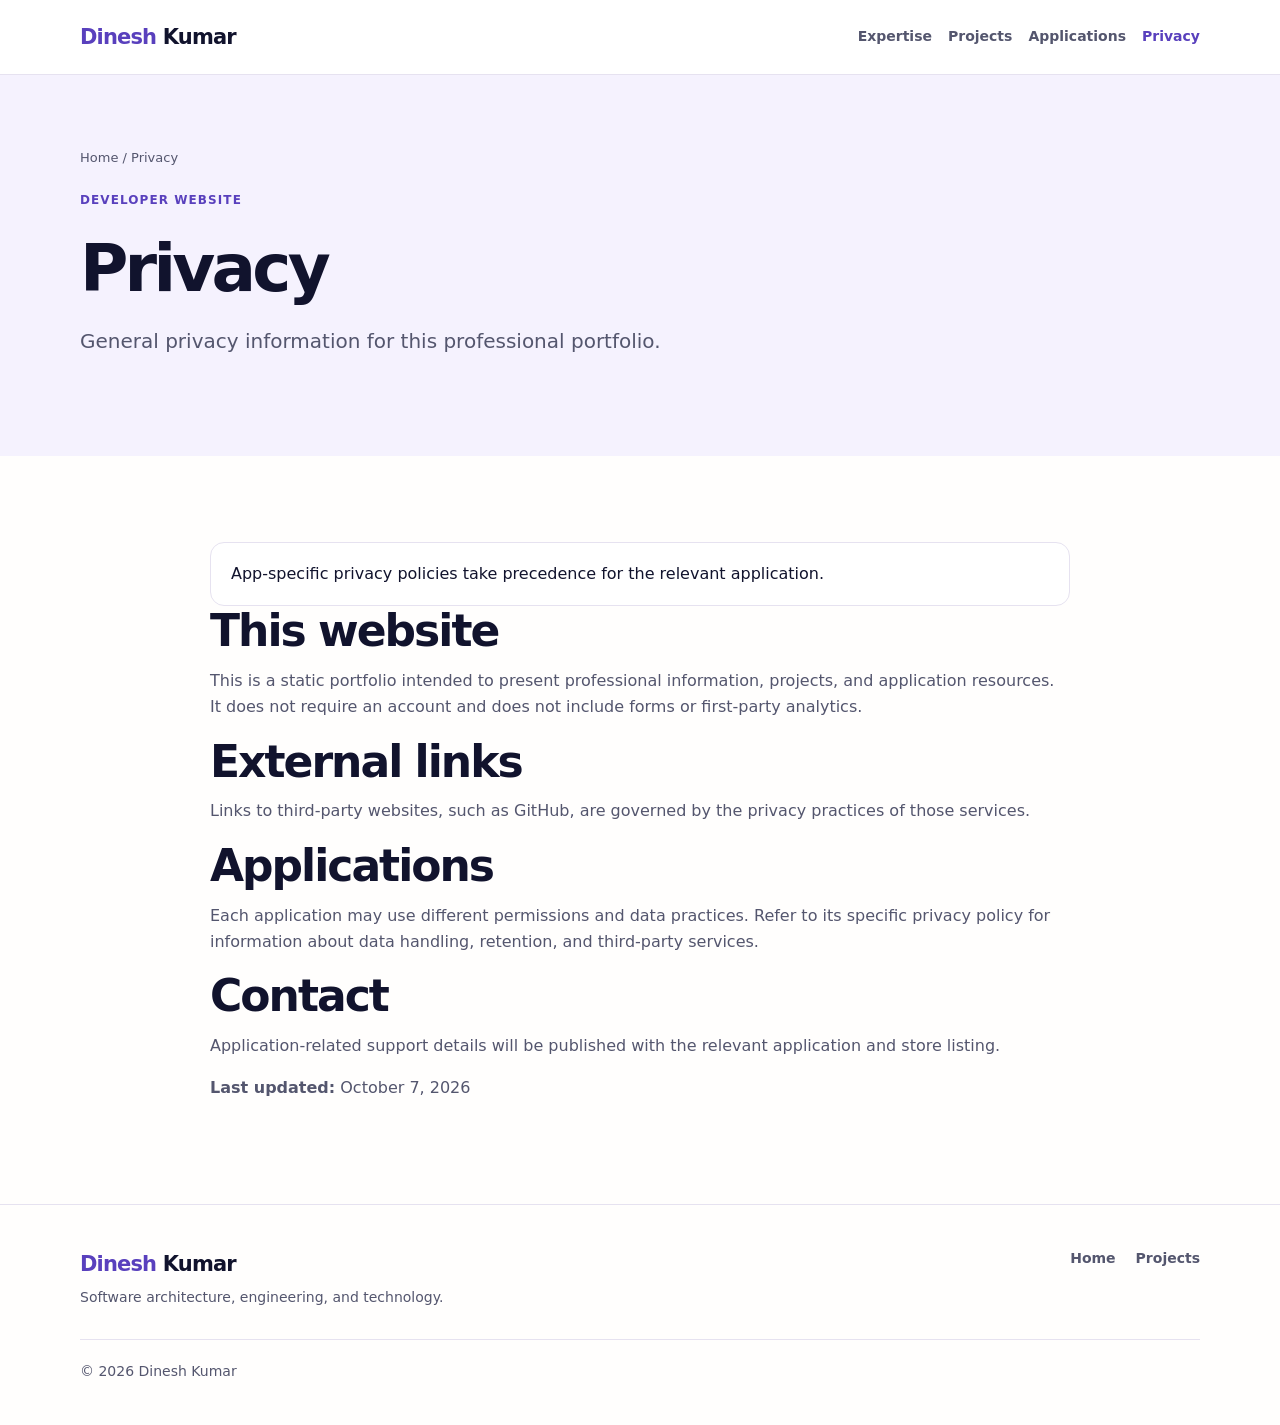
<file: privacy.html>
<!doctype html>
<html lang="en"><head><meta charset="utf-8"><meta name="viewport" content="width=device-width,initial-scale=1"><meta name="description" content="Privacy information for the Dinesh Kumar professional portfolio website."><link rel="canonical" href="https://2dineshkr.github.io/dinesh-kumar-profile/privacy.html"><link rel="icon" href="favicon.svg" type="image/svg+xml"><title>Privacy | Dinesh Kumar</title><link rel="stylesheet" href="assets/css/site.css"><link rel="stylesheet" href="assets/css/theme.css"></head>
<body><a class="skip-link" href="#main-content">Skip to content</a><div class="nav-shell"><div class="wrap"><nav aria-label="Primary navigation"><a class="brand" href="./"><span>Dinesh</span> Kumar</a><div class="links"><a href="./#expertise">Expertise</a><a href="projects/">Projects</a><a href="apps/">Applications</a><a href="privacy.html" aria-current="page">Privacy</a></div></nav></div></div>
<header class="hero page-hero"><div class="wrap"><div class="breadcrumbs"><a href="./">Home</a> / Privacy</div><span class="tag">Developer website</span><h1>Privacy</h1><p class="hero-copy">General privacy information for this professional portfolio.</p></div></header>
<main id="main-content"><section><div class="wrap content"><div class="notice">App-specific privacy policies take precedence for the relevant application.</div><h2>This website</h2><p class="muted">This is a static portfolio intended to present professional information, projects, and application resources. It does not require an account and does not include forms or first-party analytics.</p><h2>External links</h2><p class="muted">Links to third-party websites, such as GitHub, are governed by the privacy practices of those services.</p><h2>Applications</h2><p class="muted">Each application may use different permissions and data practices. Refer to its specific privacy policy for information about data handling, retention, and third-party services.</p><h2>Contact</h2><p class="muted">Application-related support details will be published with the relevant application and store listing.</p><p class="muted"><strong>Last updated:</strong> October 7, 2026</p></div></section></main>
<footer><div class="wrap footer-grid"><div><a class="brand" href="./"><span>Dinesh</span> Kumar</a><p>Software architecture, engineering, and technology.</p></div><div class="footer-links"><a href="./">Home</a><a href="projects/">Projects</a></div><p class="copyright">© 2026 Dinesh Kumar</p></div></footer></body></html>
</file>
<file: assets/css/site.css>
* { box-sizing: border-box; }
html { scroll-behavior: smooth; }
body { margin: 0; font-family: Inter, ui-sans-serif, system-ui, -apple-system, "Segoe UI", sans-serif; color: var(--ink); background: var(--white); line-height: 1.65; }
a { color: inherit; text-decoration: none; }
p { margin-top: 0; }
.wrap { width: min(1120px, 92%); margin: auto; }
.skip-link { position: fixed; z-index: 100; left: 16px; top: -60px; background: var(--ink); color: white; padding: 10px 14px; border-radius: 8px; }
.skip-link:focus { top: 12px; }
:focus-visible { outline: 3px solid #ffbd3e; outline-offset: 3px; }
.nav-shell { position: sticky; z-index: 50; top: 0; background: rgba(255, 255, 255, .88); border-bottom: 1px solid rgba(232, 227, 244, .8); backdrop-filter: blur(18px); }
nav { min-height: 74px; display: flex; align-items: center; justify-content: space-between; gap: 28px; }
.brand { font-weight: 850; font-size: 21px; letter-spacing: -.04em; white-space: nowrap; }
.brand span { color: var(--purple); }
.brand { color: var(--ink); }
.links { display: flex; align-items: center; justify-content: flex-end; gap: 24px; color: var(--muted); font-size: 14px; font-weight: 650; }
.links a, .footer-links a { transition: color .2s ease; }
.links a:hover, .links a[aria-current="page"], .footer-links a:hover { color: var(--purple); }
.hero { padding: 92px 0 104px; background: radial-gradient(circle at 88% 18%, #e6dcff 0, transparent 27%), radial-gradient(circle at 60% 100%, #f1ecff 0, transparent 32%), linear-gradient(180deg, #fff, #faf8ff); overflow: hidden; }
.hero-grid { display: grid; grid-template-columns: minmax(0, 1.6fr) minmax(280px, .65fr); align-items: end; gap: 64px; }
.eyebrow, .tag { color: var(--purple); font-weight: 800; text-transform: uppercase; letter-spacing: .09em; font-size: 12px; }
.eyebrow { display: inline-block; border: 1px solid var(--line); background: rgba(255, 255, 255, .86); padding: 7px 12px; border-radius: 999px; }
h1 { font-size: clamp(44px, 6.5vw, 74px); line-height: 1.03; letter-spacing: -.057em; margin: 22px 0; max-width: 920px; }
h2 { font-size: clamp(32px, 4vw, 44px); line-height: 1.13; letter-spacing: -.045em; margin: 0 0 12px; }
h3 { margin: 6px 0 9px; line-height: 1.3; letter-spacing: -.018em; }
.hero-copy { color: var(--muted); font-size: clamp(18px, 2vw, 20px); max-width: 780px; }
.hero-panel { position: relative; padding: 25px; border: 1px solid rgba(255, 255, 255, .75); background: rgba(255, 255, 255, .72); border-radius: 20px; box-shadow: var(--shadow); backdrop-filter: blur(14px); }
.home-hero { position: relative; isolation: isolate; padding: 84px 0 118px; color: white; background: linear-gradient(125deg, #13102c 0%, #25175b 45%, #512fc4 100%); }
.home-hero::after { content: ""; position: absolute; z-index: -1; inset: 0; opacity: .18; background-image: linear-gradient(rgba(255,255,255,.12) 1px, transparent 1px), linear-gradient(90deg, rgba(255,255,255,.12) 1px, transparent 1px); background-size: 54px 54px; mask-image: linear-gradient(to right, transparent, #000 35%, #000); }
.home-hero .hero-grid { grid-template-columns: minmax(0, 1.15fr) minmax(360px, .85fr); align-items: center; }
.home-hero .hero-copy { color: #dcd7ed; }
.home-hero h1 { font-size: clamp(44px, 5.2vw, 64px); }
.home-hero .eyebrow { color: #efeaff; border-color: rgba(255,255,255,.2); background: rgba(255,255,255,.08); }
.hero-intro { animation: hero-lift .65s ease-out both; }
.hero-orb { position: absolute; z-index: -1; border-radius: 999px; filter: blur(4px); opacity: .65; animation: drift 8s ease-in-out infinite; }
.orb-one { width: 280px; height: 280px; right: 2%; top: 2%; background: radial-gradient(circle at 35% 35%, var(--cyan), transparent 68%); }
.orb-two { width: 230px; height: 230px; left: 44%; bottom: -90px; background: radial-gradient(circle at 40% 40%, var(--coral), transparent 70%); animation-delay: -3s; }
.home-hero .btn.primary { background: linear-gradient(100deg, var(--coral), #ff9c67); border-color: transparent; box-shadow: 0 12px 30px rgba(255, 118, 93, .25); }
.home-hero .btn.primary:hover { background: linear-gradient(100deg, #ff654a, #ff8b50); }
.home-hero .btn.hero-secondary { color: white; border-color: rgba(255,255,255,.38); background: rgba(255,255,255,.1); }
.home-hero .btn.hero-link { color: #d8d2eb; border-color: rgba(255,255,255,.12); background: transparent; }
.portrait-stage { position: relative; min-height: 490px; display: grid; place-items: center; animation: hero-lift .75s ease-out both; }
.portrait-frame { width: min(390px, 88%); aspect-ratio: 1; padding: 10px; border: 1px solid rgba(255,255,255,.32); border-radius: 34% 66% 56% 44% / 47% 43% 57% 53%; background: linear-gradient(145deg, rgba(255,255,255,.26), rgba(255,255,255,.08)); box-shadow: 0 30px 80px rgba(5, 1, 30, .42); overflow: hidden; animation: portrait-morph 10s ease-in-out infinite; }
.portrait-frame img { width: 100%; height: 100%; display: block; object-fit: cover; border-radius: inherit; filter: saturate(.94) contrast(1.03); }
.floating-badge { position: absolute; min-width: 190px; padding: 12px 15px; border: 1px solid rgba(255,255,255,.3); border-radius: 14px; background: rgba(20,14,53,.78); box-shadow: 0 14px 34px rgba(7,3,29,.28); backdrop-filter: blur(14px); }
.floating-badge span { display: block; color: #bdb4d8; font-size: 10px; font-weight: 800; text-transform: uppercase; letter-spacing: .09em; }
.floating-badge strong { display: block; margin-top: 2px; color: white; font-size: 14px; }
.badge-role { left: 0; top: 17%; animation: float-card 6s ease-in-out infinite; }
.badge-focus { right: -8px; bottom: 12%; animation: float-card 6s -2.5s ease-in-out infinite; }
.portrait-dot { position: absolute; border-radius: 999px; box-shadow: 0 0 28px currentColor; }
.dot-cyan { width: 18px; height: 18px; right: 7%; top: 17%; color: var(--cyan); background: var(--cyan); }
.dot-coral { width: 13px; height: 13px; left: 9%; bottom: 19%; color: var(--coral); background: var(--coral); }
.check-list { list-style: none; padding: 0; margin: 15px 0 0; }
.check-list li { position: relative; padding: 11px 0 11px 27px; border-top: 1px solid var(--line); font-weight: 650; font-size: 14px; }
.check-list li:first-child { border-top: 0; }
.check-list li::before { content: "âœ“"; position: absolute; left: 0; color: var(--purple); font-weight: 900; }
.buttons { display: flex; gap: 12px; flex-wrap: wrap; margin-top: 30px; }
.btn { display: inline-flex; align-items: center; justify-content: center; gap: 7px; min-height: 48px; padding: 11px 18px; border-radius: 11px; font-weight: 750; border: 1px solid var(--line); background: white; transition: transform .2s ease, box-shadow .2s ease, background .2s ease; }
.btn:hover { transform: translateY(-2px); box-shadow: 0 10px 25px rgba(39, 25, 84, .12); }
.btn.primary { background: var(--purple); color: white; border-color: var(--purple); }
.btn.primary:hover { background: var(--purple-dark); }
.btn.light { background: white; color: var(--ink); border-color: white; flex: 0 0 auto; }
section { padding: 86px 0; }
.section-head { max-width: 780px; margin-bottom: 38px; }
.section-head.compact { margin-bottom: 30px; }
.section-head p, .card p, .project-card p, .muted { color: var(--muted); }
.section-head p { font-size: 18px; }
.stats { display: grid; grid-template-columns: repeat(4, 1fr); border: 1px solid var(--line); border-radius: 19px; overflow: hidden; margin-top: -38px; background: white; position: relative; box-shadow: var(--shadow); }
.stat { padding: 27px; }
.stat { position: relative; overflow: hidden; }
.stat::before { content: ""; position: absolute; inset: 0 0 auto; height: 3px; background: var(--purple); }
.stat:nth-child(2)::before { background: var(--cyan); }
.stat:nth-child(3)::before { background: var(--coral); }
.stat:nth-child(4)::before { background: var(--gold); }
.stat + .stat { border-left: 1px solid var(--line); }
.stat b { display: block; font-size: 23px; line-height: 1.25; letter-spacing: -.03em; }
.stat span { color: var(--muted); font-size: 13px; }
.grid { display: grid; grid-template-columns: repeat(3, 1fr); gap: 16px; }
.card { position: relative; border: 1px solid var(--line); border-radius: 17px; padding: 26px; background: white; transition: transform .25s ease, box-shadow .25s ease, border-color .25s ease; }
.card:hover { transform: translateY(-6px); border-color: #cbbdf3; box-shadow: var(--shadow); }
.grid .card:nth-child(3n+2) .tag { color: #008b9b; }
.grid .card:nth-child(3n+3) .tag { color: #d55138; }
.card-number { position: absolute; right: 22px; top: 17px; color: #d9d1ef; font-weight: 850; font-size: 25px; }
.card h3 { font-size: 20px; }
.card p:last-child { margin-bottom: 0; }
.soft { background: var(--soft); }
.technology-groups { display: grid; grid-template-columns: repeat(2, 1fr); gap: 30px 56px; }
.technology-groups h3 { font-size: 15px; margin-bottom: 12px; }
.chips { display: flex; flex-wrap: wrap; gap: 9px; }
.chip { background: white; border: 1px solid var(--line); padding: 8px 12px; border-radius: 9px; font-size: 14px; }
.timeline { display: grid; }
.role { display: grid; grid-template-columns: 190px 1fr; gap: 28px; border-top: 1px solid var(--line); padding: 27px 0; }
.role:first-child { border-top: 0; }
.role p { color: var(--muted); margin-bottom: 0; max-width: 720px; }
.when { color: var(--purple); font-size: 13px; font-weight: 800; text-transform: uppercase; letter-spacing: .06em; padding-top: 8px; }
.confidential-note { margin: 16px 0 0; color: var(--muted); font-size: 13px; }
.project-grid { display: grid; grid-template-columns: 1.2fr 1fr; gap: 16px; }
.project-card { display: flex; min-height: 245px; flex-direction: column; justify-content: space-between; gap: 28px; border: 1px solid var(--line); border-radius: 18px; padding: 28px; background: white; transition: transform .2s ease, border-color .2s ease, box-shadow .2s ease; }
.project-card:hover { transform: translateY(-4px); border-color: #c9bcef; box-shadow: var(--shadow); }
.project-card.featured { grid-row: span 2; min-height: 506px; padding: 38px; background: radial-gradient(circle at 85% 12%, #8d71ef 0, transparent 30%), var(--ink); color: white; border-color: var(--ink); }
.project-card.featured p { color: #d5d0e0; font-size: 18px; max-width: 560px; }
.project-card.featured .tag, .project-card.featured .project-link { color: #c8b9ff; }
.featured-app-icon { display: block; width: 76px; height: 76px; margin-bottom: 28px; border-radius: 20px; box-shadow: 0 16px 34px rgba(0,0,0,.22); object-fit: cover; }
.project-card h3 { font-size: 27px; margin-top: 10px; }
.status { display: inline-flex; align-items: center; margin-right: 10px; padding: 5px 9px; border-radius: 99px; background: rgba(255, 255, 255, .12); color: white; font-size: 11px; font-weight: 800; text-transform: uppercase; letter-spacing: .06em; }
.project-link { color: var(--purple); font-weight: 800; }
.cta-section { padding: 74px 0; }
.dark { display: flex; align-items: center; justify-content: space-between; gap: 50px; background: var(--ink); color: white; border-radius: 25px; padding: 46px; }
.dark h2 { max-width: 760px; }
.dark p { color: #cbc7d9; margin-bottom: 0; }
.dark .tag { color: #b9a5ff; }
.content { max-width: 860px; }
.notice { background: var(--soft); border: 1px solid var(--line); padding: 18px 20px; border-radius: 14px; }
.page-hero { padding: 72px 0 78px; }
.page-hero h1 { font-size: clamp(42px, 6vw, 66px); }
.breadcrumbs { color: var(--muted); font-size: 13px; margin-bottom: 18px; }
.breadcrumbs a:hover { color: var(--purple); }
.case-study { display: grid; grid-template-columns: 1.15fr .85fr; gap: 18px; }
.case-main, .case-side { border: 1px solid var(--line); border-radius: 18px; padding: 30px; background: white; }
.case-main h2, .case-side h2 { font-size: 25px; }
.case-main h3 { margin-top: 28px; }
.case-list { padding-left: 20px; }
.case-list li { margin: 8px 0; }
.app-list { display: grid; gap: 20px; }
.app-card { display: grid; grid-template-columns: 110px 1fr; align-items: start; gap: 30px; padding: 34px; border: 1px solid var(--line); border-radius: 22px; background: white; box-shadow: var(--shadow); }
.app-logo-wrap { width: 110px; height: 110px; padding: 6px; border-radius: 27px; background: linear-gradient(145deg, #fff, #eee9ff); box-shadow: 0 14px 32px rgba(67, 38, 147, .15); }
.app-logo { width: 100%; height: 100%; display: block; object-fit: cover; border-radius: 22px; }
.app-card-copy h2 { margin-top: 5px; }
.app-card-copy > p { color: var(--muted); max-width: 760px; }
.inline-links { display: flex; flex-wrap: wrap; gap: 10px; margin-top: 24px; }
.app-visual-pill { position: absolute; padding: 9px 13px; border-radius: 999px; color: white; font-size: 12px; font-weight: 800; box-shadow: 0 10px 25px rgba(34,20,76,.2); }
.tempguard-hero { position: relative; background: radial-gradient(circle at 82% 18%, rgba(255,200,87,.22), transparent 24%), radial-gradient(circle at 70% 84%, rgba(88,68,245,.16), transparent 30%), linear-gradient(140deg,#fff,#f0f3ff); }
.tempguard-hero .hero-grid { grid-template-columns: minmax(0,1.08fr) minmax(340px,.92fr); align-items: center; }
.tempguard-visual { position: relative; display: grid; place-items: center; min-height: 430px; }
.tempguard-logo-hero { width: min(270px,68%); aspect-ratio: 1; padding: 10px; border-radius: 44px; background: rgba(255,255,255,.86); box-shadow: 0 28px 70px rgba(37,51,139,.22); transform: rotate(-2deg); animation: app-float 6s ease-in-out infinite; }
.tempguard-logo-hero img { display: block; width: 100%; height: 100%; border-radius: 36px; }
.thermal-scale { position: absolute; left: 4%; bottom: 13%; display: grid; grid-template-columns: repeat(3,1fr); width: min(390px,92%); overflow: hidden; border: 5px solid white; border-radius: 999px; box-shadow: 0 14px 34px rgba(35,48,116,.18); color: white; font-size: 10px; font-weight: 850; text-align: center; text-transform: uppercase; letter-spacing: .05em; }
.thermal-scale span { padding: 9px 8px; }.thermal-stable { background: #21a86d; }.thermal-warm { background: #f1a629; }.thermal-hot { background: #eb574b; }
.tempguard-platform { left: 0; top: 18%; background: linear-gradient(100deg,#3d54cf,var(--purple)); }
.tempguard-local { right: 0; top: 34%; background: linear-gradient(100deg,#128762,#2dbb82); }
.tempguard-note { max-width: 820px; margin: 28px 0 0; }
.definition-list { margin: 0; }
.definition-list div { padding: 15px 0; border-top: 1px solid var(--line); }
.definition-list div:first-child { border-top: 0; padding-top: 0; }
.definition-list dt { color: var(--muted); font-size: 12px; text-transform: uppercase; letter-spacing: .07em; font-weight: 800; }
.definition-list dd { margin: 3px 0 0; font-weight: 700; }
.privacy-hero { padding: 72px 0 122px; color: white; background: radial-gradient(circle at 82% 10%, #5778ef 0, transparent 38%), linear-gradient(125deg, #2f247e, #6445e5); }
.privacy-hero h1 { margin-bottom: 20px; }
.privacy-hero .hero-copy { color: #eeebff; }
.light-breadcrumbs, .light-breadcrumbs a { color: #ddd7ff; }
.dark-eyebrow { color: white; background: rgba(255, 255, 255, .1); border-color: rgba(255, 255, 255, .2); }
.privacy-product { display: flex; align-items: center; gap: 12px; }
.privacy-product img { width: 54px; height: 54px; padding: 3px; border-radius: 15px; background: white; box-shadow: 0 10px 25px rgba(10,4,49,.2); }
.updated { display: inline-flex; align-items: center; gap: 9px; margin: 10px 0 0; padding: 7px 12px; border: 1px solid rgba(255, 255, 255, .18); border-radius: 999px; color: #eeebff; font-size: 13px; }
.updated span { font-size: 8px; }
.policy-main { background: #f7f8fc; }
.privacy-promise { display: grid; grid-template-columns: 50px 1fr; gap: 18px; position: relative; margin-top: -58px; padding: 28px; border: 1px solid #e7e8f0; border-radius: 20px; background: white; box-shadow: 0 18px 42px rgba(24, 20, 57, .12); }
.privacy-promise h2 { font-size: 21px; letter-spacing: -.02em; margin-bottom: 5px; }
.privacy-promise p { color: var(--muted); margin-bottom: 0; }
.promise-icon { display: grid; place-items: center; width: 44px; height: 44px; border-radius: 13px; background: var(--soft); color: var(--purple); }
.privacy-highlights { display: grid; grid-template-columns: repeat(3, 1fr); gap: 16px; padding: 28px 0 0; }
.privacy-highlight { padding: 24px; border: 1px solid #e7e8f0; border-radius: 17px; background: white; }
.privacy-highlight > span { display: inline-block; color: var(--purple); font-size: 23px; }
.privacy-highlight h3 { margin-top: 12px; }
.privacy-highlight p { color: var(--muted); margin-bottom: 0; }
.policy-section { padding-top: 56px; }
.policy-content { max-width: 900px; padding: 48px; border: 1px solid #e7e8f0; border-radius: 22px; background: white; }
.policy-content > h2 { margin-top: 54px; padding-top: 34px; border-top: 1px solid var(--line); font-size: 30px; }
.policy-content > .tag + h2 { margin-top: 7px; padding-top: 0; border-top: 0; font-size: 38px; }
.policy-content > h3 { margin-top: 32px; font-size: 21px; }
.policy-content p, .policy-content li { color: var(--muted); }
.policy-content li { margin: 8px 0; }
.permission-grid { display: grid; grid-template-columns: repeat(2, 1fr); gap: 12px; margin: 24px 0; }
.permission-grid article { padding: 20px; border: 1px solid var(--line); border-radius: 14px; background: var(--soft); }
.permission-grid h3 { margin-top: 0; }
.permission-grid p { margin-bottom: 0; font-size: 14px; }
.policy-callout { margin: 28px 0; padding: 20px; border-left: 4px solid var(--purple); border-radius: 0 12px 12px 0; background: var(--soft); }
.faq-list { display: grid; gap: 12px; }
.faq-list details { border: 1px solid var(--line); border-radius: 14px; background: white; padding: 0 22px; }
.faq-list summary { cursor: pointer; padding: 19px 32px 19px 0; font-weight: 750; }
.faq-list details p { color: var(--muted); padding: 0 0 20px; margin: 0; }
footer { padding: 42px 0; border-top: 1px solid var(--line); color: var(--muted); font-size: 14px; }
.footer-grid { display: grid; grid-template-columns: 1fr auto; align-items: start; gap: 24px; }
.footer-grid p { margin: 5px 0 0; }
.footer-links { display: flex; flex-wrap: wrap; justify-content: flex-end; gap: 20px; font-weight: 650; }
.copyright { grid-column: 1 / -1; padding-top: 20px; border-top: 1px solid var(--line); }
@keyframes rise-in { from { opacity: 0; transform: translateY(24px); } to { opacity: 1; transform: translateY(0); } }
@keyframes hero-lift { from { transform: translateY(18px); } to { transform: translateY(0); } }
@keyframes drift { 0%,100% { transform: translate3d(0,0,0) scale(1); } 50% { transform: translate3d(18px,-16px,0) scale(1.08); } }
@keyframes float-card { 0%,100% { transform: translateY(0); } 50% { transform: translateY(-9px); } }
@keyframes portrait-morph { 0%,100% { border-radius: 34% 66% 56% 44% / 47% 43% 57% 53%; } 50% { border-radius: 55% 45% 37% 63% / 42% 58% 42% 58%; } }
@keyframes app-float { 0%,100% { transform: translateY(0) rotate(2deg); } 50% { transform: translateY(-10px) rotate(-1deg); } }
@media (max-width: 900px) {
  .hero-grid { grid-template-columns: 1fr; gap: 40px; }
  .hero-panel { max-width: 620px; }
  .home-hero .hero-grid { grid-template-columns: 1fr; }
  .portrait-stage { max-width: 620px; width: 100%; margin: auto; }
  .grid { grid-template-columns: repeat(2, 1fr); }
  .stats { grid-template-columns: repeat(2, 1fr); }
  .stat:nth-child(3) { border-left: 0; border-top: 1px solid var(--line); }
  .stat:nth-child(4) { border-top: 1px solid var(--line); }
}
@media (max-width: 700px) {
  nav { display: block; padding: 16px 0; }
  .links { margin-top: 12px; gap: 8px 16px; flex-wrap: wrap; justify-content: flex-start; font-size: 13px; }
  .hero { padding: 62px 0 82px; }
  section { padding: 66px 0; }
  .grid, .technology-groups, .project-grid, .case-study, .privacy-highlights, .permission-grid { grid-template-columns: 1fr; }
  .app-card { grid-template-columns: 1fr; padding: 27px; }
  .app-logo-wrap { width: 96px; height: 96px; }
  .policy-content { padding: 30px 24px; }
  .privacy-hero { padding-bottom: 104px; }
  .project-card.featured { grid-row: auto; min-height: 370px; }
  .role { grid-template-columns: 1fr; gap: 4px; }
  .when { padding-top: 0; }
  .dark { align-items: flex-start; flex-direction: column; padding: 34px 27px; }
  .portrait-stage { min-height: 430px; }
  .badge-role { left: 2%; }
  .badge-focus { right: 1%; }
  .footer-grid { grid-template-columns: 1fr; }
  .footer-links { justify-content: flex-start; }
  .copyright { grid-column: auto; }
}
@media (max-width: 480px) {
  h1 { font-size: 42px; }
  .stats { grid-template-columns: 1fr; }
  .stat + .stat { border-left: 0; border-top: 1px solid var(--line); }
  .grid { grid-template-columns: 1fr; }
  .project-card.featured { padding: 28px; }
  .buttons .btn { width: 100%; }
  .inline-links .btn { width: 100%; }
  .privacy-promise { grid-template-columns: 1fr; }
  .portrait-stage { min-height: 390px; }
  .portrait-frame { width: 90%; }
  .floating-badge { min-width: 165px; padding: 10px 12px; }
  .badge-role { top: 8%; }
  .badge-focus { bottom: 7%; }
  .app-visual-pill { font-size: 11px; }
}
@media (prefers-reduced-motion: reduce) {
  html { scroll-behavior: auto; }
  *, *::before, *::after { transition-duration: .01ms !important; animation-duration: .01ms !important; animation-iteration-count: 1 !important; }
}
</file>
<file: assets/css/theme.css>
/* Shared design tokens. Change the palette, type, rhythm, or geometry here. */
:root {
  color-scheme: light dark;
  --ink: #11132d;
  --ink-2: #242640;
  --muted: #54566e;
  --purple: #5940bd;
  --purple-dark: #453195;
  --violet: #7353db;
  --cyan: #2473bb;
  --coral: #aa4936;
  --gold: #b37a13;
  --white: #fffefd;
  --soft: #f6f4fb;
  --line: #e6e2f0;
  --surface: #ffffff;
  --accent-soft: #eee9fc;
  --hero-bg: #f5f2fe;
  --hero-halo: #e6dffc;
  --project-blue: #eef5fd;
  --project-green: #eff6f1;
  --on-accent: #ffffff;
  --banner: #493497;
  --focus: #9a5900;
  --shadow: 0 8px 24px rgb(39 27 82 / 7%);
  --font-sans: Inter, ui-sans-serif, system-ui, -apple-system, 'Segoe UI', sans-serif;
  --space-1: .25rem; --space-2: .5rem; --space-3: .75rem;
  --space-4: 1rem; --space-5: 1.5rem; --space-6: 2rem;
  --space-7: 3rem; --space-8: 4rem;
  --radius-sm: .5rem; --radius-md: 1rem; --radius-lg: 1.5rem;
  --container: 1248px;
  --heading-xl: clamp(2.25rem, 3.55vw, 3.45rem);
  --heading-lg: clamp(1.6rem, 2.4vw, 2.05rem);
  /* Layout breakpoints: 1100px navigation, 900px tablet, 600px phone. */
}
@media (prefers-color-scheme: dark) {
  :root {
    --ink: #eeedf6; --ink-2: #dedbea; --muted: #b9b5c9;
    --purple: #b6a0ff; --purple-dark: #c6b5ff; --violet: #bba6ff;
    --white: #1c1c27; --soft: #262432; --line: #403a53;
    --surface: #24232f; --accent-soft: #373047;
    --hero-bg: #252232; --hero-halo: #3c3158;
    --project-blue: #232d3b; --project-green: #26312d;
    --on-accent: #201733; --banner: #45318b; --focus: #f3c477;
    --shadow: 0 8px 24px rgb(0 0 0 / 12%);
  }
}
body { font-family: var(--font-sans); background: var(--white); color: var(--ink); }
:focus-visible { outline: 3px solid var(--focus); outline-offset: 4px; }
.nav-shell { background: var(--surface); border-color: var(--line); backdrop-filter: none; }
.hero { background: var(--hero-bg); }
.btn, .card, .project-card, .case-main, .case-side, .app-card, .chip, .notice { background: var(--surface); border-color: var(--line); color: var(--ink); }
.btn.primary { background: var(--purple); color: var(--on-accent); border-color: var(--purple); }
.btn.primary:hover { background: var(--purple-dark); }
.btn.light { background: #fff; color: #30235a; border-color: transparent; }
h1,h2,h3 { text-wrap: balance; }
.card:hover, .project-card:hover { transform: translateY(-2px); border-color: var(--purple); }
body:not(.portfolio-home) nav { flex-wrap: wrap; padding-block: var(--space-3); }
body:not(.portfolio-home) .links { flex-wrap: wrap; gap: var(--space-4); }
body:not(.portfolio-home) .hero-copy { color: var(--muted); }
body:not(.portfolio-home) section { scroll-margin-top: 100px; }
@media (max-width: 600px) {
  body:not(.portfolio-home) .hero-grid, .case-study, .app-card, .tempguard-hero .hero-grid { grid-template-columns: minmax(0,1fr); }
  body:not(.portfolio-home) .hero-grid { gap: var(--space-6); }
  body:not(.portfolio-home) .hero { padding-block: var(--space-7); }
  body:not(.portfolio-home) section { padding-block: var(--space-7); }
  body:not(.portfolio-home) .links a { display: inline-flex; align-items: center; min-height: 44px; }
  .case-main, .case-side, .app-card { padding: var(--space-5); }
}
@media (prefers-color-scheme: dark) {
  .app-logo-wrap, .tempguard-hero { background: var(--hero-bg); }
  .definition-list dt { color: var(--muted); }
  .definition-list dd { color: var(--ink); }
  .privacy-highlight { background: var(--surface); border-color: var(--line); }
}
</file>
<file: assets/css/home.css>
/* Homepage layout. All colors and sizing foundations come from theme.css. */
* { box-sizing: border-box; }
.portfolio-home { line-height: 1.55; }
.wrap { width: min(var(--container), calc(100% - 80px)); }
.icon { display: block; width: 26px; height: 26px; flex-shrink: 0; fill: none; stroke: currentColor; stroke-width: 1.7; stroke-linecap: round; stroke-linejoin: round; }
.sr-only { position: absolute; width: 1px; height: 1px; padding: 0; margin: -1px; overflow: hidden; clip-path: inset(50%); white-space: nowrap; }
.main-nav { display: flex; min-height: 76px; gap: var(--space-6); }
.brand-lockup { display: flex; align-items: center; gap: var(--space-3); white-space: nowrap; }
.brand-lockup strong { font-size: 19px; letter-spacing: -.045em; }
.brand-mark { display: grid; place-items: center; width: 42px; height: 42px; border-radius: var(--radius-sm); background: var(--purple); color: var(--on-accent); font-size: 18px; font-weight: 750; letter-spacing: -.07em; }
.nav-links { display: flex; align-items: center; gap: 28px; font-size: 13px; font-weight: 650; }
.nav-links a { position: relative; padding: 27px 0; }
.nav-links a::after { position: absolute; content: ''; bottom: 15px; left: 0; width: 100%; height: 2px; background: var(--purple); transform: scaleX(0); }
.nav-links a.active::after { transform: scaleX(1); }
.nav-links a:hover { color: var(--purple); }
.btn { min-height: 46px; border-radius: var(--radius-sm); font-size: 14px; padding: 11px 24px; gap: var(--space-3); }
.btn:hover { transform: none; box-shadow: none; }
.nav-github { min-height: 40px; padding: 8px 19px; font-size: 13px; border-radius: var(--radius-md); }
.nav-github .icon { width: 18px; height: 18px; }
.menu-toggle { display: none; }
.portfolio-hero { position: relative; overflow: hidden; background: linear-gradient(110deg,var(--white),var(--hero-bg)); border-radius: 0 var(--radius-lg) var(--radius-lg) var(--radius-lg); }
.hero-grid { display: grid; grid-template-columns: 1.18fr 1fr; align-items: center; gap: var(--space-6); min-height: 490px; }
.hero-intro { padding-block: 43px; animation: none; }
.hero-kicker { margin: 0 0 var(--space-2); font-size: 13px; font-weight: 750; letter-spacing: .13em; text-transform: uppercase; }
.portfolio-hero h1 { margin: 0 0 var(--space-4); font-size: var(--heading-xl); line-height: 1.08; letter-spacing: -.05em; }
.portfolio-hero h1 span { display: block; color: var(--purple); }
.hero-title { font-size: 13px; font-weight: 600; margin-bottom: var(--space-4); }
.hero-title > span { color: var(--muted); padding-inline: 2px; }
.hero-copy { color: var(--ink-2); font-size: 15px; max-width: 590px; line-height: 1.65; margin: 0; }
.buttons { margin-top: 21px; gap: var(--space-4); }
.btn.secondary { color: var(--purple); border-color: var(--purple); background: var(--surface); min-width: 160px; }
.hero-highlights { display: flex; flex-wrap: wrap; gap: 22px; list-style: none; padding: 0; margin: 25px 0 0; font-size: 12px; }
.hero-highlights li { display: flex; align-items: center; gap: 7px; }
.hero-highlights .icon { width: 19px; height: 19px; color: var(--purple); }
.portrait-stage { position: relative; min-width: 0; min-height: 430px; display: flex; justify-content: flex-end; align-items: center; animation: none; }
.portrait-frame { position: relative; width: 330px; max-width: 73%; aspect-ratio: auto; margin: 0; padding: 0; background: var(--surface); border: 1px solid var(--line); border-radius: var(--radius-lg); box-shadow: var(--shadow); overflow: hidden; animation: none; }
.portrait-frame img { display: block; width: 100%; height: auto; border-radius: inherit; filter: none; }
.portrait-badges { position: absolute; left: 0; top: 49px; display: grid; gap: 18px; }
.expertise-badge { display: flex; align-items: center; gap: 11px; width: 154px; min-height: 58px; padding: 10px 13px; background: var(--surface); border: 1px solid var(--line); border-radius: var(--radius-md); box-shadow: var(--shadow); font-size: 11px; font-weight: 650; }
.expertise-badge:nth-child(2) { margin-left: -15px; }.expertise-badge:nth-child(3) { margin-left: -22px; }.expertise-badge:nth-child(4) { margin-left: -8px; }
.expertise-badge .icon { color: var(--purple); width: 28px; height: 28px; }
section, #contact, #home, .anchor-alias { scroll-margin-top: 94px; }
section { padding: 28px 0; }
.section-heading { text-align: center; margin-bottom: 23px; }
h2 { font-size: var(--heading-lg); line-height: 1.2; letter-spacing: -.045em; margin: 0 0 7px; }
.section-heading p, .section-description { font-size: 14px; margin: 0; color: var(--muted); }
.expertise-grid { display: grid; grid-template-columns: repeat(5,minmax(0,1fr)); gap: var(--space-3); }
.expertise-card { text-align: center; padding: 22px 13px 20px; border: 1px solid var(--line); border-radius: var(--radius-md); background: var(--soft); }
.expertise-card > .icon { color: var(--purple); width: 37px; height: 37px; margin: 0 auto 13px; }
.expertise-card h3 { font-size: 15px; margin: 0 0 7px; letter-spacing: -.03em; }
.expertise-card p { font-size: 12px; line-height: 1.6; margin: 0; color: var(--ink-2); }
.projects-section { background: linear-gradient(var(--white),var(--soft),var(--white)); border-radius: var(--radius-lg); }
.featured-projects { display: grid; grid-template-columns: repeat(3,minmax(0,1fr)); gap: 20px; }
.feature-project { display: flex; flex-direction: column; min-width: 0; overflow: hidden; background: var(--soft); border: 1px solid var(--line); border-radius: var(--radius-md); transition: border-color .15s; }
.feature-project:hover { border-color: var(--purple); }
.tempguard-project { background: var(--project-green); }.engineering-project { background: var(--project-blue); }
.project-visual { position: relative; display: flex; height: 214px; margin: 0; padding: var(--space-4); }
.missing-preview { align-items: center; justify-content: center; flex-direction: column; gap: 5px; }
.missing-preview img { width: 66px; height: 66px; margin-bottom: 3px; }
.missing-preview strong { font-size: 18px; }.missing-preview span { font-size: 12px; color: var(--muted); }
.missing-preview small { color: var(--muted); font-size: 10px; margin-top: 10px; padding: 5px 10px; border: 1px dashed var(--muted); border-radius: var(--radius-sm); }
.architecture-preview { flex-direction: column; align-items: center; justify-content: center; padding: 15px 20px 8px; }
.architecture-preview svg { width: 100%; height: 180px; }.architecture-preview figcaption { font-size: 9px; color: var(--muted); }
.diagram-lines { fill: none; stroke: var(--purple); stroke-width: 1.3; }.diagram-box { fill: var(--surface); stroke: var(--purple); }.diagram-text { fill: var(--ink); text-anchor: middle; font: 10px var(--font-sans); }
.lab-preview { align-items: center; justify-content: center; gap: 10px; flex-wrap: wrap; padding: 35px; }
.lab-core { display: grid; place-items: center; width: 100%; font-size: 45px; font-weight: 750; color: var(--purple); line-height: 1; }
.lab-chip { background: var(--surface); border: 1px solid var(--line); border-radius: var(--radius-sm); padding: 5px 12px; font-size: 12px; color: var(--purple); }
.lab-preview small { width: 100%; text-align: center; font-size: 10px; color: var(--muted); }
.project-content { display: flex; flex: 1; flex-direction: column; padding: 5px 22px 21px; }
.project-heading { display: flex; align-items: center; gap: 10px; margin-bottom: 10px; }
.project-heading h3 { font-size: 20px; letter-spacing: -.04em; margin: 0; }
.project-icon { display: grid; place-items: center; width: 33px; height: 33px; border-radius: 10px; background: var(--accent-soft); color: var(--purple); flex-shrink: 0; }.project-icon .icon { width: 21px; height: 21px; }
.project-content > p { font-size: 14px; line-height: 1.55; margin-bottom: 12px; }
.tag-list { display: flex; flex-wrap: wrap; gap: 6px; margin-top: auto; }
.tag-list span { background: var(--accent-soft); color: var(--ink-2); padding: 4px 10px; border-radius: 99px; font-size: 10px; font-weight: 600; }
.project-content .project-status { font-size: 11px; color: var(--muted); margin: 10px 0 0; }
.project-actions { display: flex; justify-content: space-between; align-items: center; flex-wrap: wrap; gap: var(--space-3); margin-top: 15px; }
.project-actions a { display: inline-flex; gap: 8px; align-items: center; min-height: 36px; font-size: 13px; font-weight: 650; color: var(--purple); }
.project-actions a:hover { text-decoration: underline; }
.experience-section { padding-top: 28px; }
.journey-layout { display: grid; grid-template-columns: 1fr 1fr; gap: 40px; align-items: start; }
.journey-layout > div { min-width: 0; }.journey-layout h2 { margin-bottom: 17px; }
.experience-timeline { position: relative; padding-left: 31px; }
.experience-timeline::before { content: ''; position: absolute; top: 20px; bottom: 35px; left: 7px; width: 2px; background: var(--hero-halo); }
.timeline-role { position: relative; margin-bottom: 12px; padding: 14px 18px; background: var(--soft); border-radius: var(--radius-md); }
.timeline-marker { position: absolute; top: 23px; left: -31px; width: 16px; height: 16px; border: 3px solid var(--purple); border-radius: 50%; background: var(--surface); }
.role-period { float: right; font-size: 10px; margin: 0 0 5px 10px; border-radius: 99px; background: var(--accent-soft); color: var(--purple); padding: 3px 9px; }
.timeline-role h3 { font-size: 14px; margin: 0; letter-spacing: -.025em; }.timeline-role h4 { font-size: 16px; margin: 2px 0 6px; }
.timeline-role ul { margin: 0; padding-left: 15px; font-size: 11px; color: var(--ink-2); line-height: 1.6; }
.confidential-note { font-size: 10px; padding-left: 31px; margin: 12px 0 0; }
.philosophy { border-left: 1px solid var(--line); padding-left: 40px; }
.philosophy h2 { margin-bottom: 7px; }.principle-list { display: grid; gap: var(--space-4); margin-top: 23px; }
.principle { display: flex; align-items: center; gap: 17px; border-radius: var(--radius-md); padding: 19px; background: var(--soft); }
.principle > span { display: grid; place-items: center; flex-shrink: 0; width: 48px; height: 48px; border-radius: 50%; color: var(--purple); background: var(--accent-soft); }
.principle .icon { width: 31px; height: 31px; }.principle h3 { font-size: 16px; margin: 0 0 4px; }.principle p { font-size: 12px; margin: 0; color: var(--ink-2); }
.ai-section { padding: 5px 0 27px; }
.ai-banner { display: flex; align-items: center; gap: 30px; padding: 25px 30px; border-radius: var(--radius-lg); background: var(--banner); color: #fff; }
.ai-banner-title { display: flex; flex-shrink: 0; align-items: center; gap: 17px; }.ai-banner-title .icon { width: 38px; height: 38px; }.ai-banner h2 { font-size: 25px; margin: 0; white-space: nowrap; }
.ai-banner > p { font-size: 13px; border-left: 1px solid #ffffff60; padding-left: 30px; margin: 0; flex: 1; }.ai-banner .btn { flex-shrink: 0; font-size: 12px; padding: 10px 20px; }
.portfolio-footer { border-top: 1px solid var(--line); padding: 23px 0 12px; background: var(--surface); }
.footer-main { display: flex; justify-content: space-between; align-items: center; gap: var(--space-6); }.footer-main > .brand-lockup { position: relative; padding-bottom: 16px; }.footer-tagline { position: absolute; left: 54px; bottom: 0; font-size: 10px; color: var(--muted); }.footer-links { display: flex; gap: 21px; flex-wrap: wrap; font-size: 12px; min-height: auto; }.footer-links a { min-height: 44px; display: inline-flex; align-items: center; }
.social-links { display: flex; gap: 7px; }.social-links a { display: grid; place-items: center; width: 44px; height: 44px; }.social-links .icon { width: 22px; height: 22px; }
.footer-bottom { display: flex; justify-content: space-between; gap: var(--space-4); font-size: 10px; color: var(--muted); padding-top: 17px; }.footer-bottom p { margin: 0; }
@media (max-width: 1100px) {
  .main-nav { flex-wrap: wrap; gap: 15px; position: relative; }.nav-github { margin-left: auto; }.menu-toggle { display: block; width: 44px; height: 44px; border: 1px solid var(--line); background: var(--surface); border-radius: var(--radius-sm); order: 3; cursor: pointer; }
  .menu-toggle > span:not(.sr-only) { display: block; width: 20px; height: 2px; margin: 4px auto; background: var(--ink); }
  .nav-links { width: 100%; order: 4; display: flex; justify-content: center; flex-wrap: wrap; }.nav-links a { padding-block: 12px; }.nav-links a::after { bottom: 5px; }
  .menu-ready .nav-links { display: none; }.menu-ready .nav-links.is-open { display: flex; padding-bottom: 15px; }
  .portrait-frame { max-width: 75%; }.expertise-badge { width: 137px; font-size: 10px; padding: 10px; gap: 7px; }.portrait-badges { left: 0; }.hero-grid { grid-template-columns: 1.15fr 1fr; gap: 20px; }.hero-title { font-size: 12px; }.hero-highlights { gap: 13px; font-size: 11px; }
  .ai-banner { gap: 22px; padding: 24px; }.ai-banner-title { gap: 10px; }.ai-banner h2 { font-size: 21px; }.ai-banner > p { padding-left: 22px; }
  .footer-main { flex-wrap: wrap; }.footer-links { gap: 16px; }
}
@media (max-width: 900px) {
  .wrap { width: calc(100% - 48px); }.hero-grid { grid-template-columns: 1fr 1fr; gap: 24px; }.hero-intro { padding-block: 40px; }.desktop-break { display: none; }
  .hero-highlights { gap: 10px; }.portrait-stage { min-height: 390px; flex-direction: column; justify-content: center; gap: 18px; }.portrait-frame { width: 270px; max-width: 100%; }.portrait-badges { display: grid; grid-template-columns: 1fr 1fr; position: relative; inset: auto; gap: 7px; width: 100%; }.expertise-badge { width: auto; min-height: 47px; box-shadow: none; }.expertise-badge:nth-child(n) { margin: 0; }.expertise-badge .icon { width: 21px; height: 21px; }.expertise-grid { grid-template-columns: repeat(3,minmax(0,1fr)); }.featured-projects { gap: 12px; }.project-content { padding: 5px 15px 16px; }.project-heading { gap: 7px; }.project-heading h3 { font-size: 17px; }.project-content > p { font-size: 13px; }.project-visual { height: 190px; }.project-icon { width: 28px; height: 28px; }.missing-preview small { font-size: 9px; text-align: center; }.architecture-preview { padding: 8px; }.architecture-preview figcaption { font-size: 8px; text-align: center; }.lab-preview { padding: 20px; gap: 5px; }.lab-chip { padding: 4px 7px; }
  .journey-layout { grid-template-columns: 1fr; gap: 30px; }.philosophy { border-left: 0; padding-left: 0; }.principle-list { grid-template-columns: 1fr; }.ai-banner { flex-wrap: wrap; }.ai-banner > p { border: 0; padding: 0; flex-basis: 55%; }.ai-banner .btn { margin-left: auto; }
}
@media (max-width: 600px) {
  .wrap { width: calc(100% - 32px); }.main-nav { min-height: 70px; gap: 10px; }.brand-lockup strong { font-size: 16px; }.brand-mark { width: 36px; height: 36px; font-size: 16px; }.nav-github { font-size: 0; padding: 8px 12px; gap: 0; min-height: 40px; }.nav-github .icon { width: 20px; height: 20px; }.nav-links { justify-content: flex-start; gap: 8px 22px; }
  .hero-grid { grid-template-columns: minmax(0,1fr); gap: 0; }.hero-intro { padding: 33px 0 26px; }.hero-kicker { font-size: 11px; }.portfolio-hero h1 { font-size: clamp(2rem,8.8vw,2.65rem); }.hero-title { font-size: 12px; line-height: 1.8; }.hero-copy { font-size: 14px; }.buttons { gap: 10px; }.hero-intro .btn { width: auto; flex: 1; padding: 11px 13px; font-size: 12px; }.btn.secondary { min-width: 0; }.hero-highlights { gap: 10px 17px; font-size: 10px; margin-top: 20px; }
  .portrait-stage { width: 100%; max-width: 370px; min-height: 224px; margin: 0 auto 28px; flex-direction: row; justify-content: flex-end; }.portrait-frame { width: 68%; }.portrait-badges { position: absolute; left: 0; top: 16px; width: 38%; display: flex; flex-direction: column; gap: 9px; }.expertise-badge { min-height: 43px; font-size: 9px; padding: 7px; gap: 6px; }.expertise-badge .icon { width: 19px; height: 19px; }section { padding-block: 28px; }.section-heading { margin-bottom: 20px; }.section-heading p, .section-description { font-size: 13px; }.expertise-grid { grid-template-columns: repeat(2,minmax(0,1fr)); gap: 10px; }.expertise-card { padding: 18px 10px; }.expertise-card:last-child { grid-column: 1/-1; }.expertise-card h3 { font-size: 13px; }.expertise-card p { font-size: 11px; }.expertise-card > .icon { width: 30px; height: 30px; margin-bottom: 10px; }
  .featured-projects { grid-template-columns: 1fr; gap: 18px; }.project-visual { height: 215px; }.project-content { padding: 5px 21px 19px; }.project-heading h3 { font-size: 20px; }.project-content > p { font-size: 14px; }.project-icon { width: 33px; height: 33px; }.architecture-preview svg { max-width: 360px; }.architecture-preview figcaption { font-size: 9px; }.lab-preview { padding: 32px; gap: 10px; }.missing-preview small { font-size: 10px; }
  .role-period { float: none; display: table; margin: 0 0 7px; }.timeline-role { padding: 14px; }.timeline-role h3 { font-size: 13px; }.timeline-role h4 { font-size: 15px; }.timeline-role ul { font-size: 11px; }.principle { padding: 16px; gap: 12px; }.principle > span { width: 41px; height: 41px; }.principle h3 { font-size: 15px; }.principle p { font-size: 12px; }
  .ai-banner { flex-direction: column; align-items: flex-start; gap: 17px; padding: 23px; border-radius: var(--radius-md); }.ai-banner h2 { font-size: 23px; }.ai-banner > p { flex-basis: auto; font-size: 13px; }.ai-banner .btn { width: 100%; margin: 0; }
  .footer-main { flex-direction: column; align-items: flex-start; gap: 20px; }.footer-tagline { left: 48px; font-size: 9px; }.footer-links { gap: 4px 22px; }.social-links { gap: 12px; }.footer-bottom { flex-direction: column; gap: 5px; padding-top: 12px; }
}
</file>
